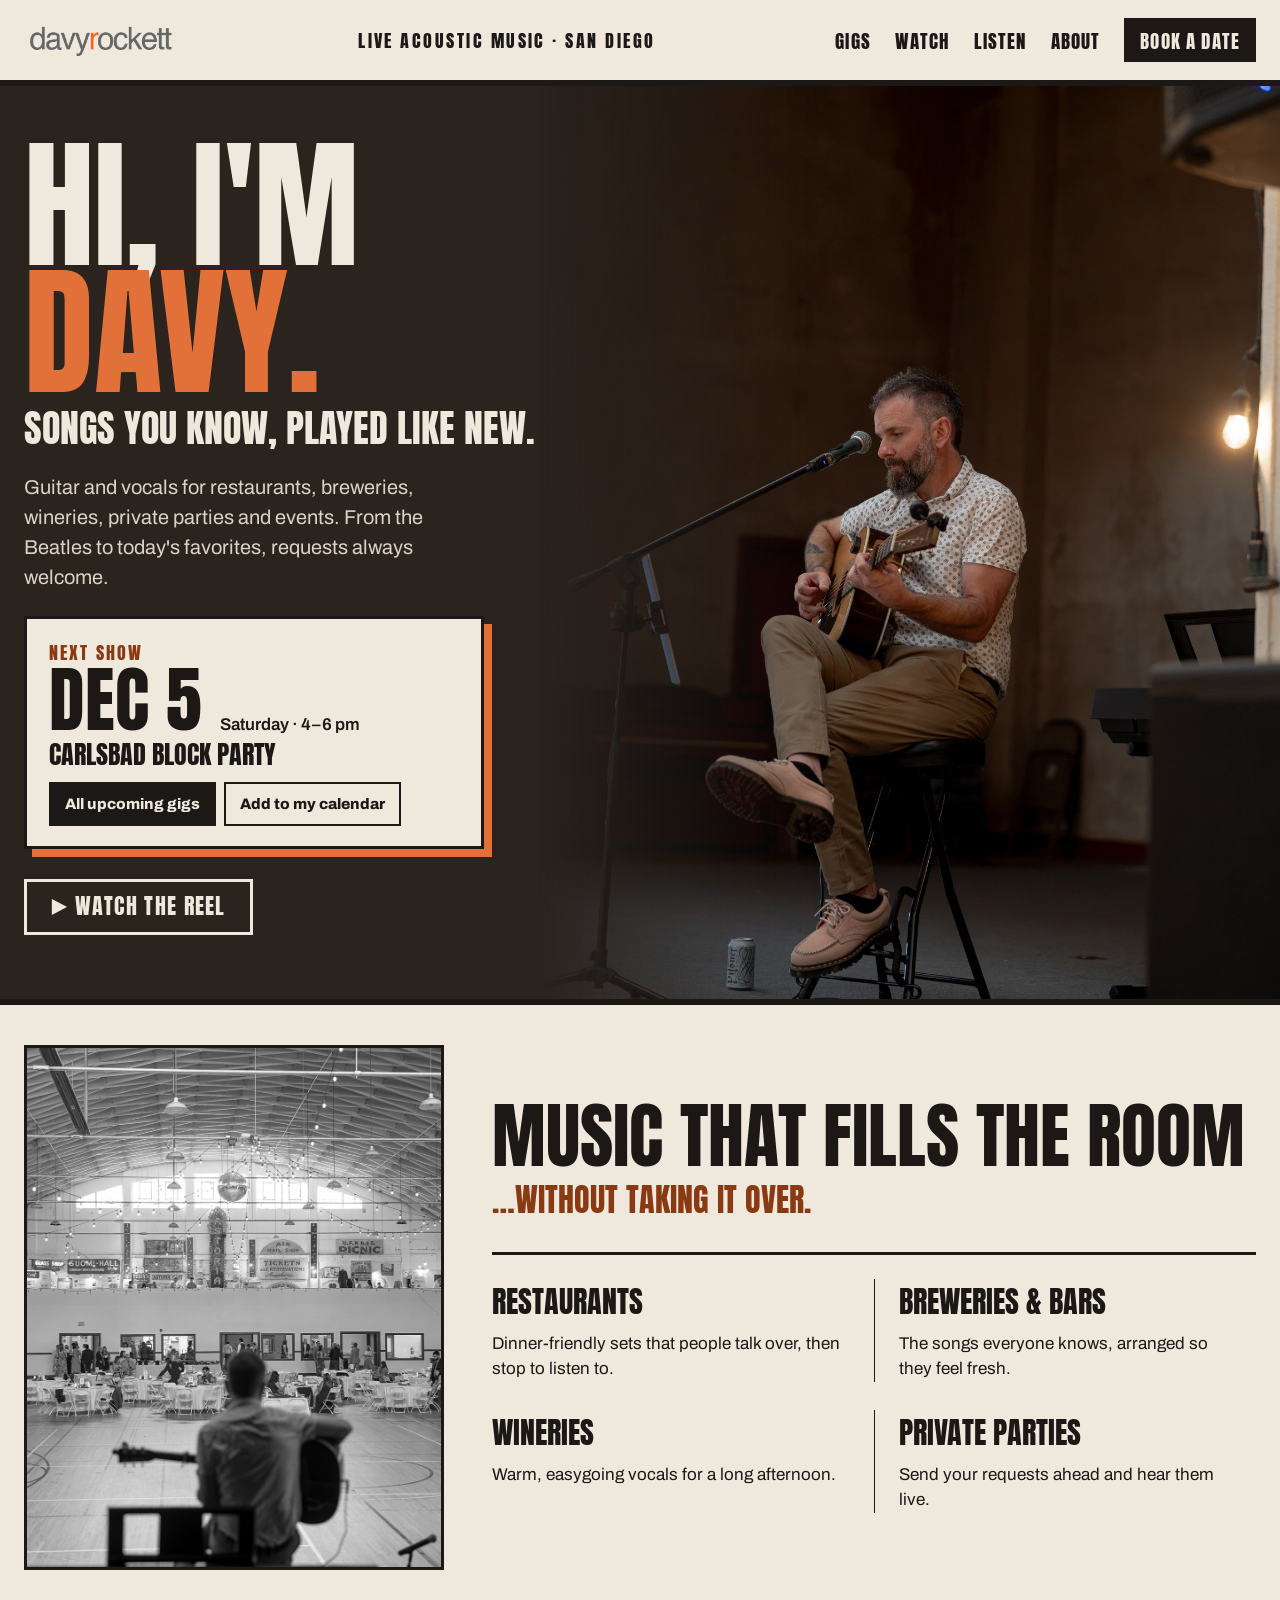
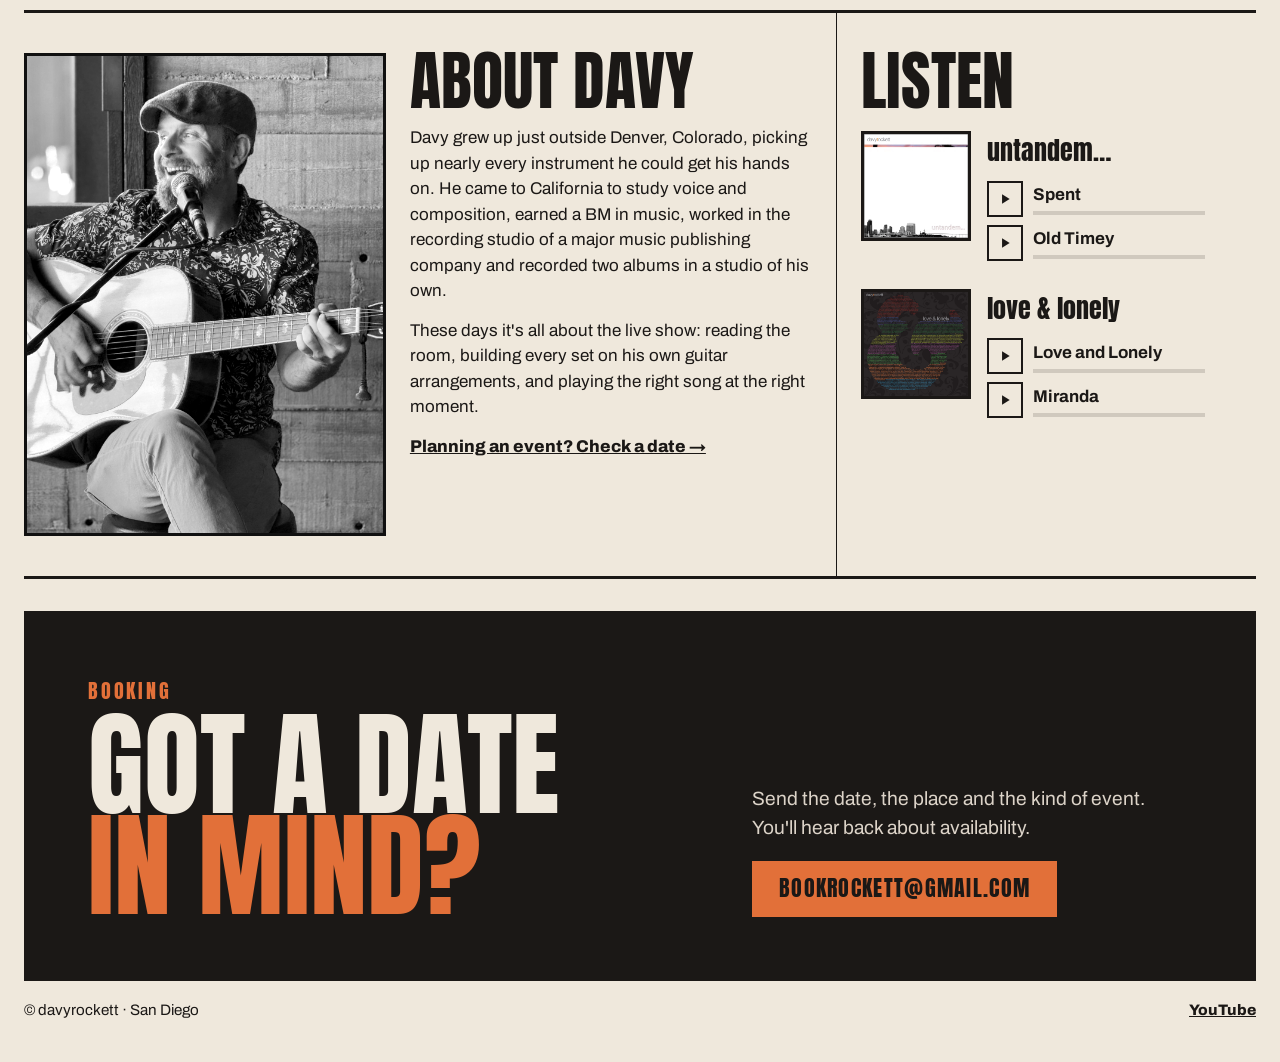
<file: index.html>
<!doctype html>
<html lang="en">
<head>
  <meta charset="utf-8">
  <meta name="viewport" content="width=device-width, initial-scale=1">
  <title>davyrockett · live music in San Diego</title>
  <meta name="description" content="Davy Rockett: San Diego guitarist and singer for restaurants, breweries, wineries, private parties and events. Upcoming gigs, videos and booking.">
  <meta property="og:title" content="davyrockett">
  <meta property="og:description" content="Songs you know, played like new. Upcoming gigs, music, videos and booking.">
  <meta property="og:image" content="https://www.davyrockett.com/images/davy-stage.jpg">
  <link rel="icon" href="images/figure.png">
  <link rel="preconnect" href="https://fonts.googleapis.com">
  <link rel="preconnect" href="https://fonts.gstatic.com" crossorigin>
  <link href="https://fonts.googleapis.com/css2?family=Anton&family=Archivo:wght@400;600;800&display=swap" rel="stylesheet">
  <link rel="stylesheet" href="styles.css">
</head>
<body>

<div class="wrap">
  <header class="masthead">
    <a class="brand" href="#top" aria-label="davyrockett home"><img src="images/logo.png" alt="davyrockett" width="522" height="115"></a>
    <span class="tagline">Live acoustic music · San Diego</span>
    <nav aria-label="Main">
      <a href="#gigs">Gigs</a>
      <a href="#reel" data-reel>Watch</a>
      <a href="#listen">Listen</a>
      <a href="#about">About</a>
      <a class="nav-book" href="#book">Book a date</a>
    </nav>
  </header>
</div>

<main id="top">

  <!-- The dark stage band: the photo's own dark room is the background -->
  <section class="band">
    <div class="wrap band-inner">
      <div class="band-head">
        <h1>Hi, I'm <span>Davy.</span></h1>
        <p class="sub">Songs you know, played like new.</p>
      </div>
      <img class="band-photo" src="images/davy-stage.jpg" alt="Davy singing and playing acoustic guitar on a stool" width="1333" height="2000">
      <p class="intro">Guitar and vocals for restaurants, breweries, wineries, private parties and events. From the Beatles to today's favorites, requests always welcome.</p>
      <div class="next-card" id="next-gig" aria-live="polite">
        <p class="nc-eyebrow">Next show</p>
        <p class="nc-date">&nbsp;</p>
      </div>
      <!-- Last thing in the band, so the reel opens right below it -->
      <div class="cta cta-reel">
        <a class="btn btn-ghost" href="#reel" data-reel>▶ Watch the reel</a>
      </div>
    </div>
  </section>

  <!-- "Watch the reel" opens this strip: the stage band carries on down and the video plays in it.
       YouTube loads only then. -->
  <section id="reel" class="reel" aria-label="The davyrockett reel" hidden>
    <div class="wrap reel-inner">
      <button type="button" class="reel-close" aria-label="Close the reel" title="Close">✕</button>
      <div class="player" id="player" data-id="9X2zRvnam9s" data-title="The davyrockett reel"></div>
      <a class="reel-more" href="https://www.youtube.com/channel/UCaC_6eV6p68mARrJ4yp2RQw" target="_blank" rel="noopener">More videos on YouTube →</a>
    </div>
  </section>

  <div class="wrap">

    <section id="gigs" class="gigs" hidden>
      <div class="gigs-head">
        <div class="gigs-title">
          <h2>Upcoming gigs</h2>
          <button type="button" class="gigs-close" data-close-gigs aria-label="Close the gig list" title="Close">✕</button>
        </div>
        <div class="view-switch" role="group" aria-label="Show gigs as">
          <button type="button" data-view="list" aria-pressed="true">List</button>
          <button type="button" data-view="calendar" aria-pressed="false">Calendar</button>
        </div>
      </div>

      <ul class="gig-list" id="upcoming"></ul>

      <div class="cal" id="cal" hidden>
        <div class="cal-head">
          <button type="button" class="cal-nav" id="cal-prev" aria-label="Previous month">‹</button>
          <div class="cal-title" id="cal-title"></div>
          <button type="button" class="cal-nav" id="cal-next" aria-label="Next month">›</button>
        </div>
        <div class="cal-grid" id="cal-grid"></div>
        <ul class="gig-list cal-detail" id="cal-detail" aria-live="polite"></ul>
      </div>

      <p class="subscribe">
        Never miss a show: add these gigs to
        <a id="sub-google" href="#">Google Calendar</a> or
        <a id="sub-ical" href="#">Apple / other calendars</a>.
      </p>
    </section>

    <section class="room">
      <img class="room-photo" src="images/empty-venue.jpg" alt="Davy on stage with his guitar, seen from behind, playing to a big hall set with round tables for an event" width="933" height="1400" loading="lazy">
      <div class="room-body">
        <div class="room-head">
          <h2>Music that fills the room</h2>
          <p>…without taking it over.</p>
        </div>
        <div class="room-grid">
          <div><h3>Restaurants</h3><p>Dinner-friendly sets that people talk over, then stop to listen to.</p></div>
          <div><h3>Breweries &amp; bars</h3><p>The songs everyone knows, arranged so they feel fresh.</p></div>
          <div><h3>Wineries</h3><p>Warm, easygoing vocals for a long afternoon.</p></div>
          <div><h3>Private parties</h3><p>Send your requests ahead and hear them live.</p></div>
        </div>
      </div>
    </section>

    <section class="about-listen">
      <div id="about" class="about">
        <img src="images/davy-smile.jpg" alt="Davy in a flat cap, laughing at the microphone while he plays his acoustic guitar" width="1200" height="1600" loading="lazy">
        <div>
          <h2>About Davy</h2>
          <p>Davy grew up just outside Denver, Colorado, picking up nearly every instrument he could get his hands on. He came to California to study voice and composition, earned a BM in music, worked in the recording studio of a major music publishing company and recorded two albums in a studio of his own.</p>
          <p>These days it's all about the live show: reading the room, building every set on his own guitar arrangements, and playing the right song at the right moment.</p>
          <a class="bold-link" href="#book">Planning an event? Check a date →</a>
        </div>
      </div>
      <div id="listen" class="listen">
        <h2>Listen</h2>
        <div class="album">
          <img src="images/untandem.jpg" alt="untandem… album cover" width="800" height="800" loading="lazy">
          <div>
            <h3>untandem…</h3>
            <ul class="tracks">
              <li class="track" data-src="music/spent.m4a" data-name="Spent"></li>
              <li class="track" data-src="music/old-timey.m4a" data-name="Old Timey"></li>
            </ul>
          </div>
        </div>
        <div class="album">
          <img src="images/love-and-lonely.jpg" alt="love &amp; lonely album cover" width="800" height="800" loading="lazy">
          <div>
            <h3>love &amp; lonely</h3>
            <ul class="tracks">
              <li class="track" data-src="music/love-and-lonely.m4a" data-name="Love and Lonely"></li>
              <li class="track" data-src="music/miranda.m4a" data-name="Miranda"></li>
            </ul>
          </div>
        </div>
      </div>
    </section>

    <section id="book" class="book">
      <div>
        <p class="book-eyebrow">Booking</p>
        <h2>Got a date<br><span>in mind?</span></h2>
      </div>
      <div class="book-side">
        <p>Send the date, the place and the kind of event. You'll hear back about availability.</p>
        <a class="btn btn-orange" href="mailto:bookrockett@gmail.com">bookrockett@gmail.com</a>
      </div>
    </section>

    <footer>
      <span>© davyrockett · San Diego</span>
      <a href="https://www.youtube.com/channel/UCaC_6eV6p68mARrJ4yp2RQw" target="_blank" rel="noopener">YouTube</a>
    </footer>
  </div>

</main>

<script src="site.js"></script>
<script src="suite.js" defer></script>
</body>
</html>
</file>
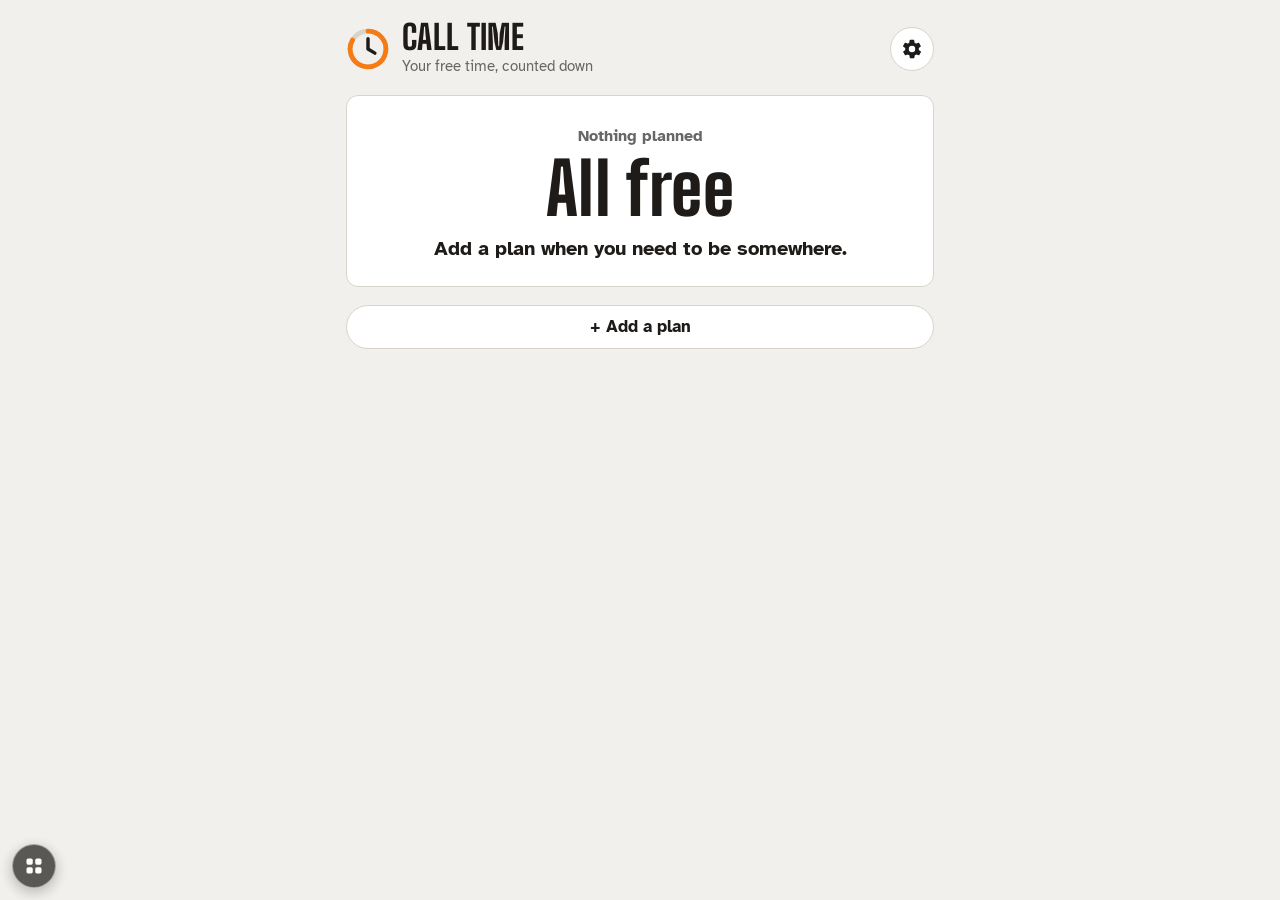
<file: call-time/index.html>
<!doctype html>
<html lang="en">
<head>
<meta charset="utf-8">
<meta name="viewport" content="width=device-width, initial-scale=1, viewport-fit=cover">
<title>Call Time</title>
<meta name="description" content="Works out when you need to start getting ready, and counts down your free time until then.">
<link rel="manifest" href="manifest.webmanifest">
<link rel="icon" href="icons/icon-192.png?v=1">
<link rel="apple-touch-icon" href="icons/apple-touch-icon.png?v=1">
<meta name="apple-mobile-web-app-capable" content="yes">
<meta name="mobile-web-app-capable" content="yes">
<meta name="apple-mobile-web-app-title" content="Call Time">
<meta name="apple-mobile-web-app-status-bar-style" content="default">
<meta name="theme-color" content="#F1F0EC" media="(prefers-color-scheme: light)">
<meta name="theme-color" content="#151310" media="(prefers-color-scheme: dark)">
<script src="move.js" data-keep="ct."></script>
<script src="suite.js" defer></script>
<script src="share.js" defer></script>
<script>
// Light unless changed in Settings. Set before the page draws so it never flashes dark first.
(function(){var t='light';try{var v=localStorage.getItem('ct.theme');if(v)t=JSON.parse(v);}catch(e){}if(t!=='auto')document.documentElement.setAttribute('data-theme',t);})();
</script>
<link rel="preconnect" href="https://fonts.googleapis.com">
<link rel="preconnect" href="https://fonts.gstatic.com" crossorigin>
<link rel="stylesheet" href="https://fonts.googleapis.com/css2?family=Big+Shoulders+Display:wght@700;800&family=Atkinson+Hyperlegible:ital,wght@0,400;0,700;1,400&display=swap">
<link rel="stylesheet" href="styles.css">
</head>
<body>
<div class="wrap">
  <header class="top">
    <div class="brand">
      <svg class="logo" viewBox="0 0 64 64" aria-hidden="true">
        <circle cx="32" cy="32" r="26" fill="none" stroke="var(--line)" stroke-width="7"/>
        <path d="M32 6 A26 26 0 1 1 9.5 19" fill="none" stroke="var(--accent)" stroke-width="7" stroke-linecap="round"/>
        <path d="M32 32 V17 M32 32 L42 38" stroke="var(--ink)" stroke-width="5" stroke-linecap="round"/>
      </svg>
      <div>
        <h1>Call Time</h1>
        <p class="tagline">Your free time, counted down</p>
      </div>
    </div>
    <button type="button" class="btn icon" id="settings-open" aria-label="Settings" title="Settings">
      <svg viewBox="0 0 24 24" width="22" height="22" aria-hidden="true"><path fill="currentColor" d="M19.4 13a7.6 7.6 0 0 0 0-2l2.1-1.6a.5.5 0 0 0 .1-.6l-2-3.5a.5.5 0 0 0-.6-.2l-2.5 1a7.4 7.4 0 0 0-1.7-1l-.4-2.6a.5.5 0 0 0-.5-.5h-4a.5.5 0 0 0-.5.4l-.4 2.7a7.6 7.6 0 0 0-1.7 1l-2.5-1a.5.5 0 0 0-.6.2l-2 3.5a.5.5 0 0 0 .1.6L4.6 11a7.6 7.6 0 0 0 0 2l-2.1 1.6a.5.5 0 0 0-.1.6l2 3.5c.1.2.4.3.6.2l2.5-1c.5.4 1.1.7 1.7 1l.4 2.6c0 .3.2.5.5.5h4c.3 0 .5-.2.5-.4l.4-2.7c.6-.3 1.2-.6 1.7-1l2.5 1c.2.1.5 0 .6-.2l2-3.5a.5.5 0 0 0-.1-.6zM12 15.5a3.5 3.5 0 1 1 0-7 3.5 3.5 0 0 1 0 7z"/></svg>
    </button>
  </header>

  <main>
    <!-- The next plan: free time left, then its timeline. -->
    <section class="hero card" id="hero" aria-live="polite">
      <p class="hero-kicker" id="hero-kicker"></p>
      <p class="hero-big" id="hero-big"></p>
      <p class="hero-small" id="hero-small"></p>
      <p class="tl-head" id="tl-head"></p>
      <ol class="timeline" id="timeline"></ol>
      <div class="hero-actions" id="hero-actions">
        <button type="button" class="btn primary" id="cal-btn">Add to calendar</button>
        <button type="button" class="btn" id="edit-btn">Edit</button>
      </div>
      <p class="cap cal-note" id="cal-note"></p>
    </section>

    <section class="later" id="later-wrap">
      <h2>Coming up</h2>
      <ul class="later-list" id="later"></ul>
    </section>

    <button type="button" class="btn block add" id="add-btn">+ Add a plan</button>
  </main>
</div>

<!-- Add / edit a plan -->
<div class="tmodal" id="plan-sheet" role="dialog" aria-modal="true" aria-labelledby="plan-title" hidden>
  <form class="tmodal-card" id="plan-form" autocomplete="off">
    <div class="sheet-head">
      <h2 id="plan-title">New plan</h2>
      <button type="button" class="btn icon x" data-close aria-label="Close" title="Close"><svg viewBox="0 0 24 24" width="18" height="18" aria-hidden="true"><path fill="none" stroke="currentColor" stroke-width="2.4" stroke-linecap="round" d="M6 6l12 12M18 6L6 18"/></svg></button>
    </div>

    <label class="field"><span>Where you need to be</span>
      <input type="text" name="what" placeholder="e.g. Idlewild" maxlength="80" required></label>

    <div class="two">
      <label class="field"><span>Day</span><input type="date" name="day" required></label>
      <label class="field"><span>Be there at</span><input type="time" name="time" required></label>
    </div>

    <div class="field"><span>Travel time</span>
      <div class="dur">
        <select name="th" aria-label="Travel hours"></select><span>h</span>
        <select name="tm" aria-label="Travel minutes"></select><span>m</span>
      </div>
    </div>

    <div class="field"><span>Getting ready</span>
      <p class="cap">Tap your routines to add them. Change or add routines in Settings.</p>
      <div class="chips" id="routine-chips"></div>
      <ul class="steps" id="steps"></ul>
    </div>

    <p class="summary" id="plan-summary"></p>

    <div class="sheet-actions">
      <button type="button" class="btn danger" id="plan-delete">Delete</button>
      <span class="grow"></span>
      <button type="button" class="btn" data-close>Cancel</button>
      <button type="submit" class="btn primary">Save</button>
    </div>
  </form>
</div>

<!-- Settings -->
<div class="tmodal" id="settings-sheet" role="dialog" aria-modal="true" aria-labelledby="settings-title" hidden>
  <div class="tmodal-card">
    <div class="sheet-head">
      <h2 id="settings-title">Settings</h2>
      <button type="button" class="btn icon x" data-close aria-label="Close" title="Close"><svg viewBox="0 0 24 24" width="18" height="18" aria-hidden="true"><path fill="none" stroke="currentColor" stroke-width="2.4" stroke-linecap="round" d="M6 6l12 12M18 6L6 18"/></svg></button>
    </div>
    <div class="settings">
      <div class="set-block">
        <b>Routines</b>
        <p class="cap">Things you do to get ready, and how long each takes.</p>
        <ul class="routines" id="routines"></ul>
        <button type="button" class="btn" id="routine-add">+ Add a routine</button>
      </div>
      <div class="set-row"><div><b>Calendar heads-up</b><p class="cap">An extra alert this long before your free time ends.</p></div>
        <div class="seg" data-key="headsup" role="group" aria-label="Calendar heads-up">
          <button type="button" class="btn" data-v="0">Off</button><button type="button" class="btn" data-v="5">5 m</button><button type="button" class="btn" data-v="10">10 m</button><button type="button" class="btn" data-v="15">15 m</button>
        </div></div>
      <div class="set-row"><div><b>Appearance</b><p class="cap">Light unless you change it. Auto follows your device's light or dark setting.</p></div>
        <div class="seg" data-key="theme" role="group" aria-label="Appearance">
          <button type="button" class="btn" data-v="light">Light</button><button type="button" class="btn" data-v="dark">Dark</button><button type="button" class="btn" data-v="auto">Auto</button>
        </div></div>
      <div class="set-row" data-share><div><b>Share this app</b><p class="cap" data-share-link></p></div>
        <div class="btns"><button type="button" class="btn" data-share-copy>Copy link</button><button type="button" class="btn" data-share-send hidden>Share…</button></div></div>
      <div class="set-row"><div><b>App version</b><p class="cap" id="ver-line"></p></div><button type="button" class="btn" id="set-update">Check for updates</button></div>
      <p class="cap">Your plans and settings are saved on this device only.</p>
    </div>
  </div>
</div>

<div class="update" id="update-banner" role="status" hidden><span>A new version is ready.</span><button type="button" class="btn primary" id="update-btn">Update</button></div>

<script>
// The version shown in Settings. tools/bump.sh keeps this in step with VERSION in sw.js.
window.APP_VERSION = 'v1';
</script>
<script src="app.js"></script>
</body>
</html>
</file>
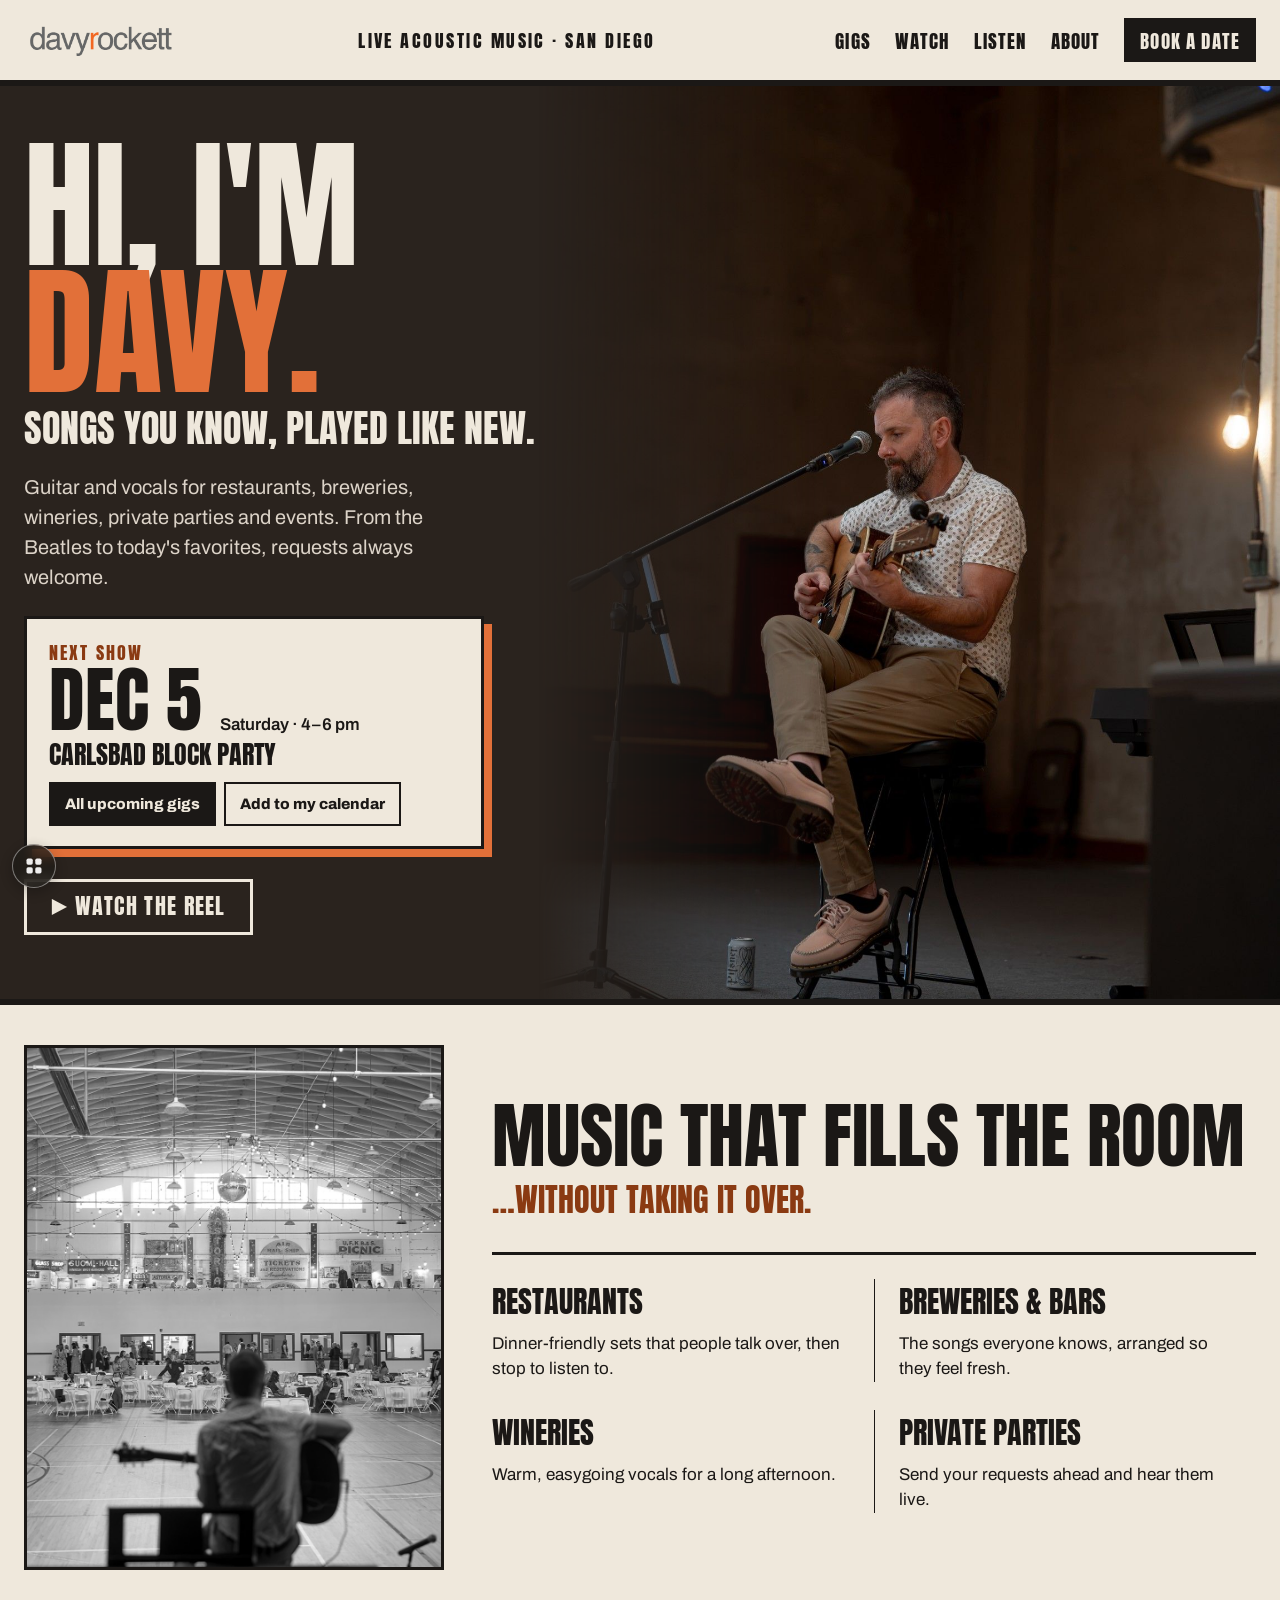
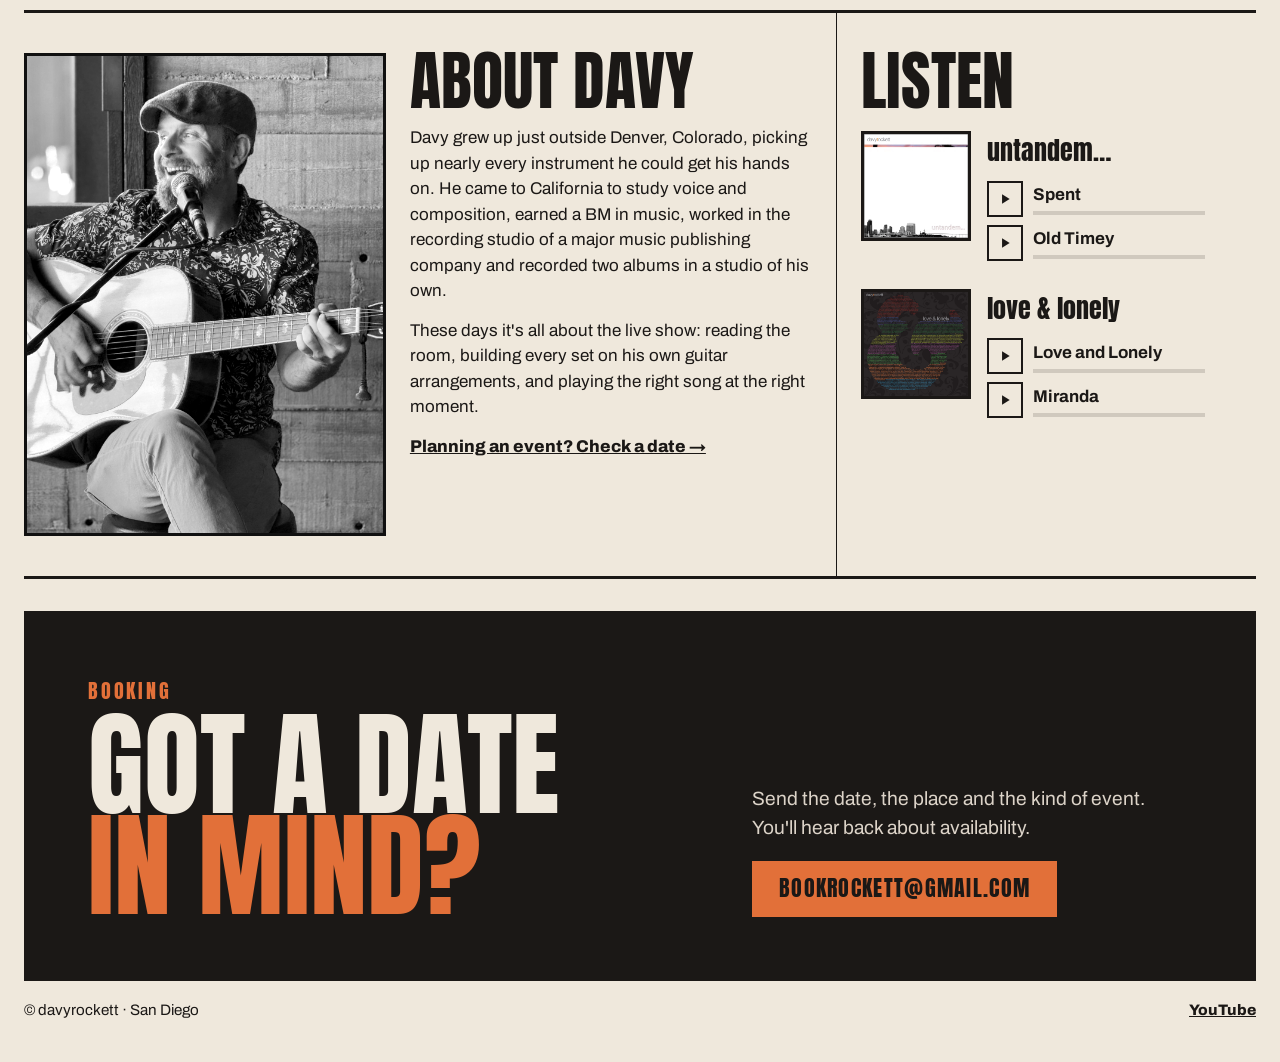
<file: portfolio/index.html>
<!doctype html>
<html lang="en">
<head>
  <meta charset="utf-8">
  <title>davyrockett</title>
  <meta http-equiv="refresh" content="0; url=../">
  <link rel="canonical" href="../">
</head>
<body><a href="../">davyrockett</a></body>
</html>
</file>
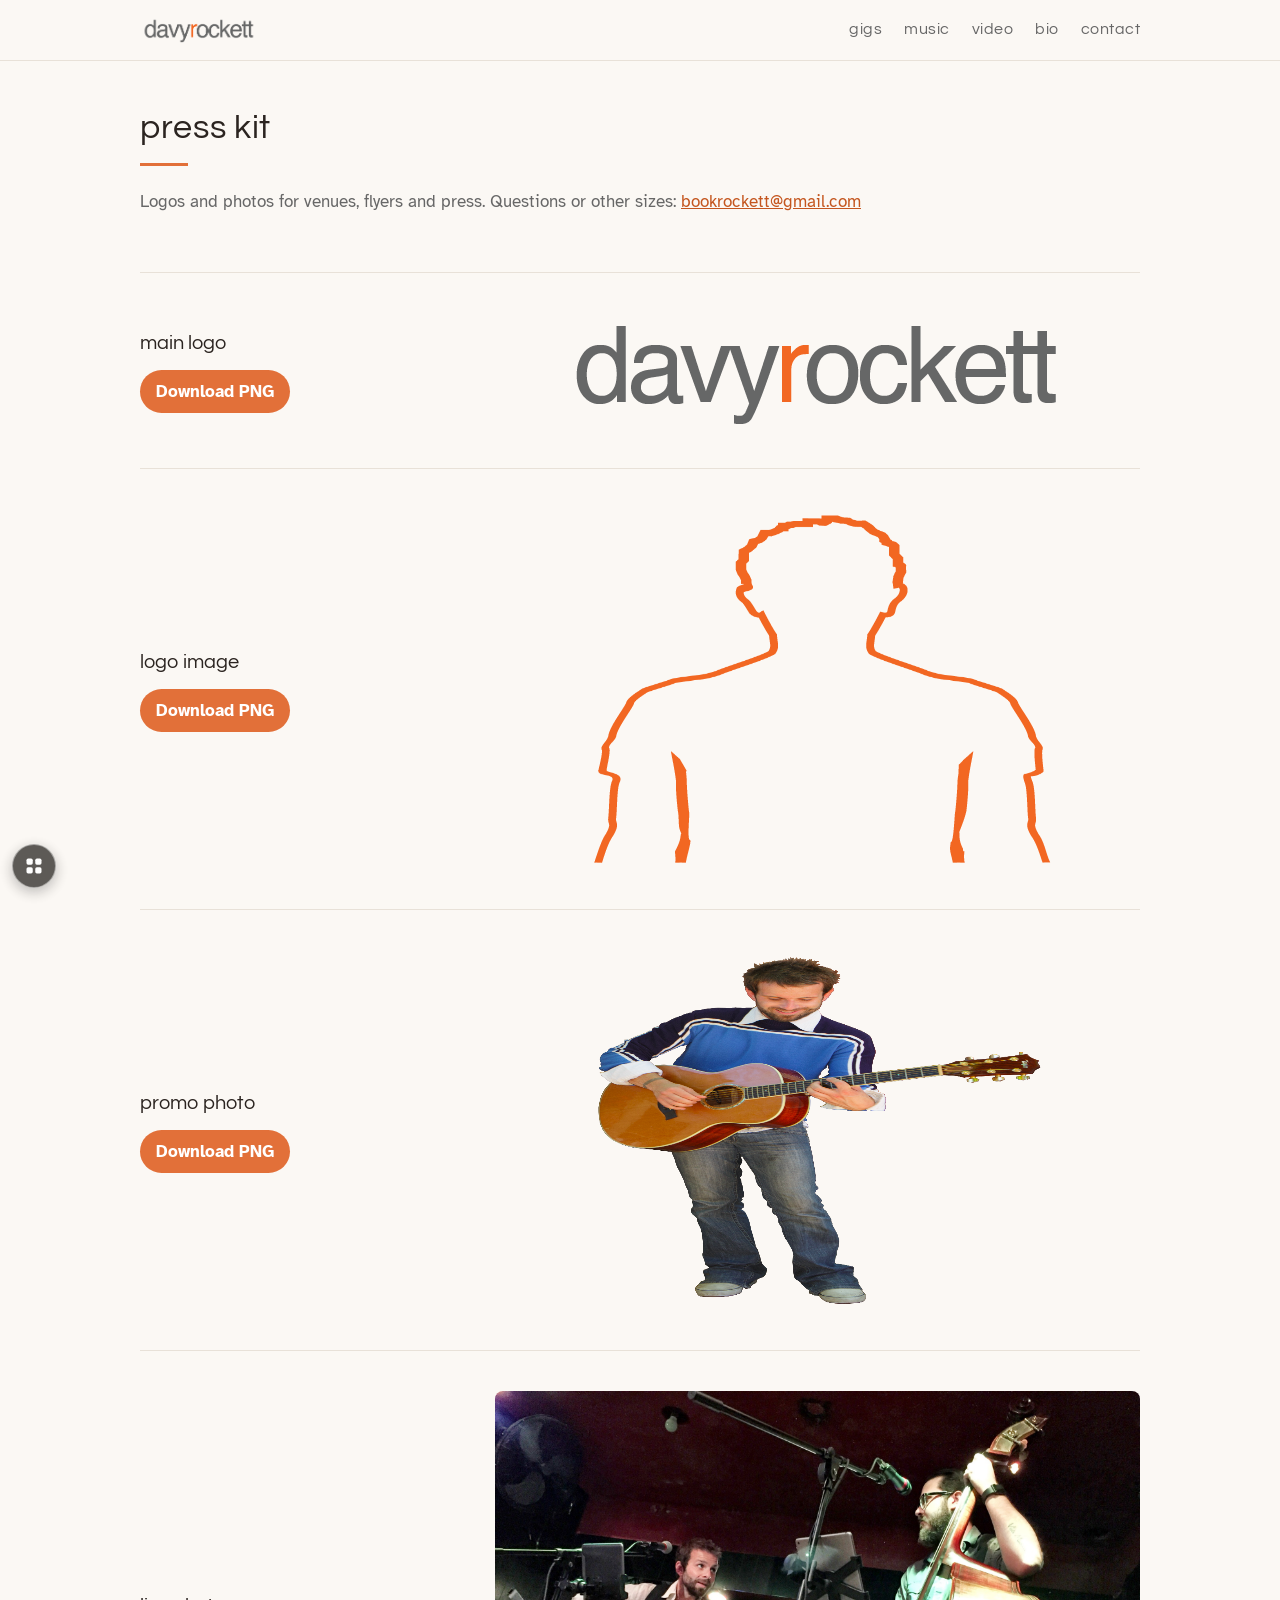
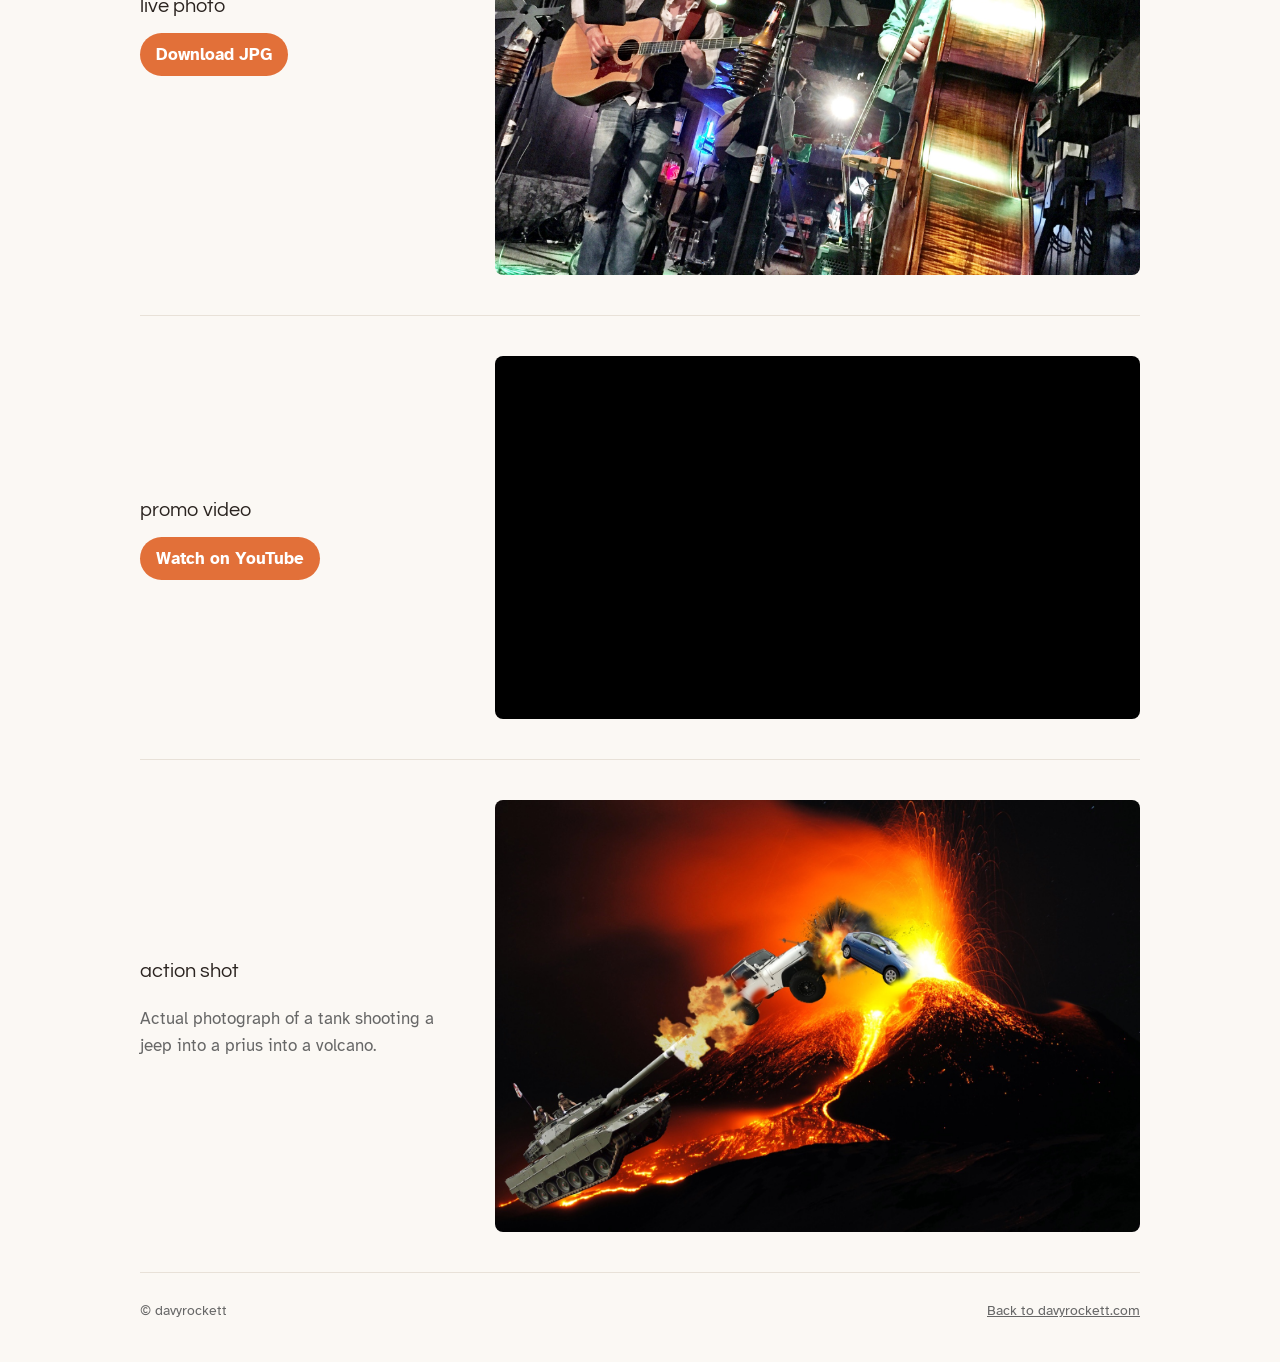
<file: promo-materials/index.html>
<!doctype html>
<html lang="en">
<head>
  <meta charset="utf-8">
  <meta name="viewport" content="width=device-width, initial-scale=1">
  <title>Press kit · davyrockett</title>
  <meta name="description" content="davyrockett logos, photos and promo video for press and venues.">
  <link rel="icon" href="../images/figure.png">
  <link rel="preconnect" href="https://fonts.googleapis.com">
  <link rel="preconnect" href="https://fonts.gstatic.com" crossorigin>
  <link href="https://fonts.googleapis.com/css2?family=Atkinson+Hyperlegible:wght@400;700&family=Questrial&display=swap" rel="stylesheet">
  <link rel="stylesheet" href="press.css">
</head>
<body class="press">

<header class="site-header">
  <div class="wrap">
    <a class="brand" href="../" aria-label="davyrockett home"><img src="../images/logo.png" alt="davyrockett" width="522" height="115"></a>
    <nav>
      <a href="../#gigs">gigs</a>
      <a href="../#music">music</a>
      <a href="../#video">video</a>
      <a href="../#bio">bio</a>
      <a href="../#contact">contact</a>
    </nav>
  </div>
</header>

<main class="wrap">
  <section>
    <h2>press kit</h2>
    <p class="muted">Logos and photos for venues, flyers and press. Questions or other sizes: <a href="mailto:bookrockett@gmail.com">bookrockett@gmail.com</a></p>
  </section>

  <section class="item">
    <div><h3>main logo</h3><a class="download" href="../images/logo.png" download>Download PNG</a></div>
    <img src="../images/logo.png" alt="davyrockett logo" width="522" height="115">
  </section>

  <section class="item">
    <div><h3>logo image</h3><a class="download" href="../images/figure.png" download>Download PNG</a></div>
    <img src="../images/figure.png" alt="davyrockett outline figure logo" width="516" height="612">
  </section>

  <section class="item">
    <div><h3>promo photo</h3><a class="download" href="../images/davy-guitar.png" download>Download PNG</a></div>
    <img src="../images/davy-guitar.png" alt="davyrockett with acoustic guitar" width="480" height="800" loading="lazy">
  </section>

  <section class="item wide">
    <div><h3>live photo</h3><a class="download" href="../images/live.jpg" download>Download JPG</a></div>
    <img src="../images/live.jpg" alt="davyrockett performing live with an upright bass player" width="2000" height="1500" loading="lazy">
  </section>

  <section class="item wide">
    <div><h3>promo video</h3><a class="download" href="https://www.youtube.com/watch?v=9X2zRvnam9s" target="_blank" rel="noopener">Watch on YouTube</a></div>
    <div class="vid" style="margin:0"><div class="frame">
      <iframe src="https://www.youtube-nocookie.com/embed/9X2zRvnam9s?rel=0" title="davyrockett reel" loading="lazy"
        allow="encrypted-media; picture-in-picture; fullscreen" allowfullscreen></iframe>
    </div></div>
  </section>

  <section class="item wide">
    <div><h3>action shot</h3><p class="muted">Actual photograph of a tank shooting a jeep into a prius into a volcano.</p></div>
    <img src="../images/tank.jpg" alt="A tank shooting a jeep into a Prius into a volcano" width="1600" height="1071" loading="lazy">
  </section>
</main>

<footer>
  <div class="wrap">
    <span>© davyrockett</span>
    <a href="../">Back to davyrockett.com</a>
  </div>
</footer>
<script src="../suite.js" defer></script>
</body>
</html>
</file>
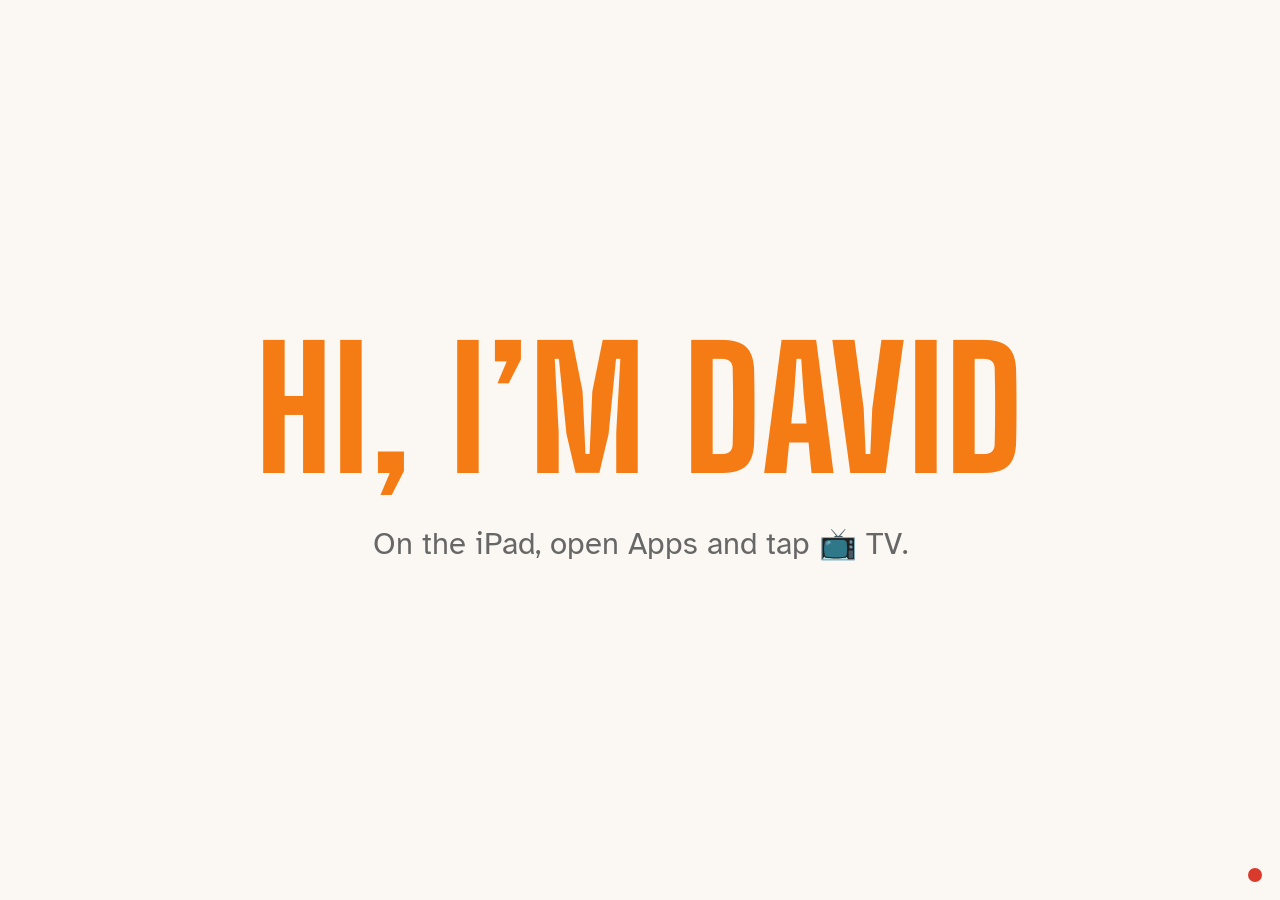
<file: tv/index.html>
<!doctype html>
<html lang="en">
<head>
  <meta charset="utf-8">
  <meta name="viewport" content="width=device-width, initial-scale=1">
  <title>TV · davyrockett</title>
  <!-- The one TV address: open www.davyrockett.com/tv in the TV's web browser once, and it shows whatever app David
       has open on his iPad while 📺 TV is on (switched on the Apps screen). Not linked from the site. -->
  <meta name="robots" content="noindex, nofollow">
  <link rel="icon" href="../apps/icons/icon-192.png">
  <link rel="preconnect" href="https://fonts.googleapis.com">
  <link rel="preconnect" href="https://fonts.gstatic.com" crossorigin>
  <link href="https://fonts.googleapis.com/css2?family=Big+Shoulders+Display:wght@800&family=Atkinson+Hyperlegible:wght@400&display=swap" rel="stylesheet">
  <style>
    html, body { margin: 0; height: 100%; overflow: hidden; background: #FBF8F4; cursor: none; }
    iframe { position: fixed; left: 0; top: 0; width: 100%; height: 100%; border: 0; background: #FBF8F4; pointer-events: none; }
    iframe.waiting { visibility: hidden; }
    #rest { position: fixed; left: 0; top: 0; width: 100%; height: 100%; display: flex; flex-direction: column;
            align-items: center; justify-content: center; text-align: center; }
    #rest h1 { margin: 0; font: 800 13vw/0.9 'Big Shoulders Display', 'Arial Narrow', sans-serif; color: #F57C14;
               letter-spacing: .01em; text-transform: uppercase; }
    #rest p { margin: 3vw 6vw 0; font: 2.4vw/1.4 'Atkinson Hyperlegible', sans-serif; color: #676767; }
    /* A moved mouse shows the pointer and a Full screen button for a few seconds (tv.js), then both hide again. */
    body.mouse { cursor: default; }
    #full { position: fixed; left: 50%; bottom: 4vh; transform: translateX(-50%); z-index: 6; display: none;
            font: 700 22px/1 'Atkinson Hyperlegible', sans-serif; color: #fff; background: #F57C14; border: 0;
            border-radius: 999px; padding: 16px 30px; cursor: pointer; box-shadow: 0 4px 18px rgba(0,0,0,.25); }
    body.mouse #full { display: block; }
    #dot { position: fixed; right: 18px; bottom: 18px; width: 14px; height: 14px; border-radius: 50%; background: #D93A2B; z-index: 5; }
  </style>
</head>
<body>
  <div id="rest">
    <h1>Hi, I’m David</h1>
    <p id="hint">On the iPad, open Apps and tap 📺 TV.</p>
  </div>
  <div id="dot" hidden title="Not connected"></div>
  <button id="full" type="button">⛶ Full screen</button>
  <script src="paho-mqtt.min.js"></script>
  <script src="relay.js"></script>
  <script src="tv.js"></script>
</body>
</html>
</file>
<file: styles.css>
/* davyrockett.com: "ruled poster" design (David picked it 2026-11-12, canvas mockup AB3).
   Cream paper, black ink, logo orange; Anton capitals for headings, Archivo for text.
   The top of the page is a dark band the colour of the room in the stage photo. */
:root {
  --paper: #EFE8DC;
  --ink: #1B1816;
  --orange: #E27039;      /* the "r" in the davyrockett logo */
  --rust: #B84F1B;        /* orange dark enough for text on paper */
  --brown: #8A3A12;
  --stage: #2A231E;       /* the dark wall in images/davy-stage.jpg */
  --soft: #DCD3C8;        /* light text on the dark band */
  --head: "Anton", Impact, "Arial Narrow", sans-serif;
  --body: "Archivo", "Helvetica Neue", Arial, sans-serif;
}

* { box-sizing: border-box; }
html { scroll-behavior: smooth; }
body {
  margin: 0;
  background: var(--paper);
  color: var(--ink);
  font: 17px/1.5 var(--body);
  -webkit-text-size-adjust: 100%;
}
img { max-width: 100%; height: auto; display: block; }
a { color: var(--ink); }
a:hover { color: var(--brown); }
h1, h2, h3 { font-family: var(--head); font-weight: 400; margin: 0; text-transform: uppercase; }
h2 { font-size: 3.5rem; line-height: .9; }
.wrap { max-width: 1360px; margin: 0 auto; padding: 0 24px; }
[hidden] { display: none !important; }

.btn {
  display: inline-flex;
  align-items: center;
  justify-content: center;
  min-height: 56px;
  padding: 0 24px;
  font: 1.35rem/1 var(--head);
  letter-spacing: .06em;
  text-transform: uppercase;
  text-decoration: none;
  border: 3px solid transparent;
}
.btn-orange { background: var(--orange); color: var(--ink); }
.btn-orange:hover { background: #EE8752; color: var(--ink); }
.btn-ghost { border-color: var(--paper); color: var(--paper); }
.btn-ghost:hover { background: var(--paper); color: var(--ink); }

/* ---------- Masthead ---------- */
.masthead {
  display: flex;
  flex-wrap: wrap;
  align-items: center;
  justify-content: space-between;
  gap: 10px 20px;
  padding: 18px 0;
}
.brand img { height: 34px; width: auto; }
.tagline { font: 1.1rem var(--head); letter-spacing: .14em; text-transform: uppercase; }
.masthead nav { display: flex; flex-wrap: wrap; align-items: center; gap: 6px 24px; }
.masthead nav a {
  font: 1.2rem var(--head);
  letter-spacing: .06em;
  text-transform: uppercase;
  text-decoration: none;
}
.masthead nav .nav-book {
  display: inline-flex;
  align-items: center;
  min-height: 44px;
  padding: 0 16px;
  background: var(--ink);
  color: var(--paper);
}
.masthead nav .nav-book:hover { background: var(--brown); color: var(--paper); }

/* ---------- Dark stage band ---------- */
.band {
  position: relative;
  overflow: hidden;
  background: var(--stage);
  color: var(--paper);
  border-top: 6px solid var(--ink);
  border-bottom: 6px solid var(--ink);
}
.band-inner {
  min-height: 800px;
  padding-top: 56px;
  padding-bottom: 64px;
  display: flex;
  flex-direction: column;
  justify-content: center;
  gap: 24px;
}
.band-inner > :not(.band-photo) { position: relative; max-width: 560px; }
.band h1 { font-size: clamp(5rem, 11vw, 11rem); line-height: .9; }
.band h1 span { color: var(--orange); display: block; }
.band .sub { margin: 14px 0 0; font: clamp(1.75rem, 3vw, 2.5rem)/1 var(--head); text-transform: uppercase; }
.band .intro { margin: 0; font-size: 1.25rem; color: var(--soft); max-width: 460px; }
.cta { display: flex; flex-wrap: wrap; gap: 10px; }
.cta-reel { margin-top: 6px; }  /* clears the next-show card's orange shadow */
.band-photo {
  position: absolute;
  top: 0;
  right: 0;
  width: 58%;
  height: 100%;
  object-fit: cover;
  object-position: 50% 62%;
  -webkit-mask-image: linear-gradient(90deg, transparent 0%, #000 38%);
  mask-image: linear-gradient(90deg, transparent 0%, #000 38%);
}

/* The next-show card, filled in by site.js */
.next-card {
  background: var(--paper);
  color: var(--ink);
  border: 3px solid var(--ink);
  box-shadow: 8px 8px 0 var(--orange);
  padding: 20px 22px;
  width: 100%;
  max-width: 460px !important;
}
.nc-eyebrow {
  margin: 0;
  font: 1.1rem var(--head);
  letter-spacing: .12em;
  text-transform: uppercase;
  color: var(--brown);
  display: flex;
  align-items: center;
  gap: 10px;
}
.nc-eyebrow .tag { background: var(--orange); color: var(--ink); padding: 2px 8px; letter-spacing: .08em; }
.nc-when { display: flex; flex-wrap: wrap; align-items: baseline; gap: 4px 18px; }
.nc-date { margin: 0; font: 4.5rem/.95 var(--head); text-transform: uppercase; }
.nc-day { margin: 0; font-weight: 600; }
.nc-what { margin: 4px 0 0; font: 1.6rem/1.05 var(--head); text-transform: uppercase; }
.nc-where { margin: 4px 0 0; font-size: .95rem; }
.nc-note { margin: 10px 0 0; font-weight: 600; }
.nc-buttons { display: flex; flex-wrap: wrap; gap: 8px; margin-top: 14px; }
.nc-buttons a, .nc-buttons button {
  display: inline-flex;
  align-items: center;
  min-height: 44px;
  padding: 0 14px;
  font: 800 .95rem var(--body);
  text-decoration: none;
  cursor: pointer;
  border: 2px solid var(--ink);
  background: none;
  color: var(--ink);
}
.nc-buttons .solid { background: var(--ink); color: var(--paper); }
.nc-buttons .solid:hover { background: var(--brown); border-color: var(--brown); color: var(--paper); }
.nc-buttons a:not(.solid):hover, .nc-buttons button:not(.solid):hover { background: var(--ink); color: var(--paper); }

/* ---------- Upcoming gigs (hidden until asked for) ---------- */
.gigs { padding: 40px 0; border-bottom: 3px solid var(--ink); }
.gigs-head {
  display: flex;
  flex-wrap: wrap;
  align-items: flex-end;
  justify-content: space-between;
  gap: 16px;
  margin-bottom: 20px;
}
.gigs-title { display: flex; align-items: center; gap: 14px; }
.gigs-close {
  border: 0;
  background: none;
  color: var(--ink);
  font: 800 1.9rem/1 var(--body);
  width: 48px;
  height: 48px;
  cursor: pointer;
}
.gigs-close:hover { color: var(--brown); }
.gigs-close:focus-visible { outline: 3px solid var(--orange); }
.view-switch { display: inline-flex; border: 2px solid var(--ink); }
.view-switch button {
  border: 0;
  background: none;
  color: var(--ink);
  font: 800 1rem var(--body);
  min-height: 44px;
  padding: 0 18px;
  cursor: pointer;
}
.view-switch button[aria-pressed="true"] { background: var(--ink); color: var(--paper); }

.gig-list { list-style: none; margin: 0; padding: 0; border-top: 3px solid var(--ink); }
.cal-detail { border-top: 0; }
.gig {
  display: flex;
  align-items: center;
  gap: 18px;
  padding: 14px 0;
  border-bottom: 1px solid var(--ink);
}
.date-block {
  flex: none;
  width: 72px;
  border: 3px solid var(--ink);
  text-align: center;
  padding: 4px 0;
  line-height: 1.1;
}
.date-block .mon { font: 1rem var(--head); letter-spacing: .1em; text-transform: uppercase; }
.date-block .day { font: 2rem/1 var(--head); }
.date-block .dow { font-size: .8rem; font-weight: 600; }
.gig.today .date-block { background: var(--orange); }
.gig .title { font: 1.5rem/1.1 var(--head); text-transform: uppercase; }
.gig .details { font-weight: 600; }
.empty { list-style: none; padding: 16px 0; font-weight: 600; }
.subscribe { margin: 20px 0 0; }
.subscribe a { font-weight: 800; }

.cal { max-width: 760px; }
.cal-head { display: flex; align-items: center; justify-content: space-between; margin: 0 0 12px; }
.cal-title { font: 1.8rem var(--head); text-transform: uppercase; }
.cal-nav {
  width: 44px;
  height: 44px;
  border: 2px solid var(--ink);
  background: none;
  color: var(--ink);
  font-size: 1.6rem;
  cursor: pointer;
}
.cal-nav:disabled { opacity: .3; cursor: default; }
.cal-grid { display: grid; grid-template-columns: repeat(7, minmax(0, 1fr)); gap: 4px; }
.cal-dow { font: .95rem var(--head); text-transform: uppercase; text-align: center; padding: 4px 0; }
.cal-day {
  min-height: 64px;
  border: 1px solid var(--ink);
  background: none;
  color: var(--ink);
  padding: 4px 6px;
  text-align: left;
  font: inherit;
  display: flex;
  flex-direction: column;
  gap: 2px;
  overflow: hidden;
}
.cal-day.blank { border-color: transparent; }
.cal-day.past { opacity: .4; }
.cal-day .num { font-size: .9rem; font-weight: 600; }
.cal-day.is-today .num { color: var(--brown); font-weight: 800; }
.cal-day.has-gig { cursor: pointer; border-width: 2px; }
.cal-day .venue { font-size: .75rem; line-height: 1.2; font-weight: 600; overflow: hidden; }
.cal-day.selected { background: var(--orange); }
.cal-detail { margin-top: 16px; min-height: 92px; }
.cal-hint { list-style: none; padding: 14px 0; font-weight: 600; }

/* ---------- The reel: the stage band carries on down and the video plays in it ---------- */
.reel { background: var(--stage); color: var(--paper); border-bottom: 6px solid var(--ink); }
.band:has(+ .reel:not([hidden])) { border-bottom-color: var(--stage); }
.reel-inner {
  display: grid;
  grid-template-columns: minmax(0, 1fr);
  justify-items: center;
  padding-top: 4px;
  padding-bottom: 28px;
  animation: reel-open .35s ease-out;
}
@keyframes reel-open { from { opacity: 0; transform: translateY(-16px); } }
@media (prefers-reduced-motion: reduce) { .reel-inner { animation: none; } }
.player {
  position: relative;
  aspect-ratio: 16 / 9;
  width: min(100%, 1000px, calc((100vh - 150px) * 16 / 9));
  background: #000;
}
.player iframe { position: absolute; inset: 0; width: 100%; height: 100%; border: 0; }
.reel-close {
  justify-self: end;
  border: 0;
  background: none;
  color: var(--paper);
  font: 800 1.9rem/1 var(--body);
  width: 48px;
  height: 48px;
  margin-right: -12px;
  cursor: pointer;
}
.reel-close:hover { color: var(--orange); }
.reel-close:focus-visible { outline: 3px solid var(--orange); }
.reel-more { margin-top: 14px; color: var(--soft); font-weight: 800; }
.reel-more:hover { color: var(--paper); }

/* ---------- Music that fills the room ---------- */
.room {
  padding: 40px 0;
  border-bottom: 3px solid var(--ink);
  display: flex;
  flex-wrap: wrap;
  align-items: center;
  gap: 32px 48px;
}
/* images/empty-venue.jpg: Davy from behind, facing a hall full of tables */
.room-photo {
  flex: 1 1 420px;
  min-width: 0;
  width: 100%;
  max-height: 640px;
  aspect-ratio: 4 / 5;
  object-fit: cover;
  object-position: 50% 72%;
  border: 3px solid var(--ink);
}
.room-body { flex: 999 1 520px; }
.room-head { margin-bottom: 28px; }
.room-head h2 { font-size: 4.5rem; line-height: .92; }
.room-head p { margin: 6px 0 0; font: 2rem var(--head); text-transform: uppercase; color: var(--brown); }
.room-grid { display: grid; grid-template-columns: repeat(2, minmax(0, 1fr)); gap: 28px 0; border-top: 3px solid var(--ink); padding-top: 24px; }
.room-grid > div { padding-right: 24px; }
.room-grid > div:nth-child(even) { border-left: 1.5px solid var(--ink); padding-left: 24px; }
.room-grid h3 { font-size: 1.9rem; margin-bottom: 6px; }
.room-grid p { margin: 0; }

/* ---------- About + listen ---------- */
.about-listen { display: flex; flex-wrap: wrap; border-bottom: 3px solid var(--ink); }
.about { flex: 999 1 600px; padding: 40px 24px 40px 0; display: flex; flex-wrap: wrap; gap: 24px; }
.about img { flex: 1 1 260px; min-width: 0; width: 100%; aspect-ratio: 3 / 4; object-fit: cover; object-position: 50% 20%; border: 3px solid var(--ink); filter: grayscale(1) contrast(1.08); }
.about > div { flex: 1 1 300px; }
.about h2 { font-size: 4rem; margin-bottom: 14px; }
.about p { margin: 0 0 14px; }
.bold-link { font-weight: 800; }
.listen { flex: 1 1 420px; padding: 40px 0 40px 24px; border-left: 1.5px solid var(--ink); }
.listen h2 { font-size: 4rem; margin-bottom: 20px; }
.album { display: flex; gap: 16px; align-items: flex-start; }
.album + .album { margin-top: 24px; }
.album img { width: 110px; height: 110px; object-fit: cover; border: 3px solid var(--ink); flex: none; }
.album > div { flex: 1; min-width: 0; }
.album h3 { font-size: 1.65rem; text-transform: none; }

/* Song players, built by site.js */
.tracks { list-style: none; margin: 6px 0 0; padding: 0; }
.track { display: flex; align-items: center; gap: 10px; min-height: 44px; }
.track button.play {
  flex: none;
  width: 36px;
  height: 36px;
  border: 2px solid var(--ink);
  background: none;
  color: var(--ink);
  display: flex;
  align-items: center;
  justify-content: center;
  cursor: pointer;
  padding: 0;
}
.track button.play:hover { background: var(--ink); color: var(--paper); }
.track button.play svg { width: 14px; height: 14px; fill: currentColor; }
.track > div { flex: 1; min-width: 0; }
.track .name { font-weight: 700; white-space: nowrap; overflow: hidden; text-overflow: ellipsis; }
.track .bar { height: 4px; background: rgba(27, 24, 22, .15); cursor: pointer; margin-top: 3px; }
.track .bar span { display: block; height: 100%; width: 0; background: var(--orange); }
.track .t { font-size: .85rem; font-variant-numeric: tabular-nums; min-width: 3em; text-align: right; }

/* ---------- Booking ---------- */
.book {
  margin-top: 32px;
  background: var(--ink);
  color: var(--paper);
  padding: 64px clamp(24px, 5vw, 64px);
  display: flex;
  flex-wrap: wrap;
  gap: 32px 48px;
  align-items: flex-end;
  justify-content: space-between;
}
.book-eyebrow { margin: 0 0 8px; font: 1.25rem var(--head); letter-spacing: .14em; text-transform: uppercase; color: var(--orange); }
.book h2 { font-size: clamp(4.4rem, 9vw, 8rem); line-height: .88; }
.book h2 span { color: var(--orange); }
.book-side { max-width: 440px; }
.book-side p { margin: 0 0 18px; font-size: 1.2rem; color: var(--soft); }
.book .btn { text-transform: uppercase; }

footer {
  display: flex;
  flex-wrap: wrap;
  justify-content: space-between;
  gap: 12px;
  padding: 18px 0 40px;
  font-size: .95rem;
}
footer a { font-weight: 800; }

/* ---------- Tablets and phones ---------- */
@media (max-width: 899px) {
  .tagline { display: none; }
  .band-inner { min-height: 0; padding-top: 28px; padding-bottom: 36px; gap: 18px; }
  .band-inner > :not(.band-photo) { max-width: none; }
  .band-photo {
    position: static;
    width: calc(100% + 48px);
    max-width: none;
    margin: -12px -24px -10px;
    height: 460px;
    object-position: 50% 58%;
    -webkit-mask-image: linear-gradient(180deg, transparent 0%, #000 22%, #000 78%, transparent 100%);
    mask-image: linear-gradient(180deg, transparent 0%, #000 22%, #000 78%, transparent 100%);
  }
  .room-grid > div { padding-right: 16px; }
  .room-grid > div:nth-child(even) { padding-left: 16px; }
  .about, .listen { padding-left: 0; padding-right: 0; border-left: 0; }
  .listen { border-top: 1.5px solid var(--ink); }
}

/* Room section, in-between widths: photo and words stay side by side */
@media (min-width: 700px) and (max-width: 1035px) {
  .room { flex-wrap: nowrap; gap: 32px; }
  .room-photo { flex: 0 0 38%; }
  .room-body { flex: 1 1 0; min-width: 0; }
  .room-head h2 { font-size: 3.4rem; }
  .room-head p { font-size: 1.6rem; }
}
/* Room section on phones: the hall rises out of the paper and the headline sits in its ceiling */
@media (max-width: 699px) {
  .room { position: relative; flex-direction: column; align-items: stretch; gap: 20px; padding-top: 32px; }
  .room-photo {
    flex: none;
    max-height: none;
    object-position: 50% 30%;
    border: 0;
    border-bottom: 3px solid var(--ink);
    -webkit-mask-image: linear-gradient(180deg, transparent 5%, rgba(0,0,0,.3) 28%, #000 52%);
    mask-image: linear-gradient(180deg, transparent 5%, rgba(0,0,0,.3) 28%, #000 52%);
  }
  .room-head { position: absolute; top: 32px; left: 0; right: 0; margin: 0; }
  .room-body { flex: none; }
  .room-grid { border-top: 0; padding-top: 0; }
}

@media (max-width: 560px) {
  .wrap { padding-left: 18px; padding-right: 18px; }
  .masthead { padding: 12px 0; }
  .brand img { height: 28px; }
  .masthead nav { width: 100%; justify-content: space-between; gap: 4px 10px; }
  .masthead nav a { font-size: 1rem; }
  .masthead nav .nav-book { min-height: 40px; padding: 0 10px; }
  .band-photo { width: calc(100% + 36px); margin: -12px -18px -10px; height: 400px; }
  .cta { flex-direction: column; }
  .cta .btn { width: 100%; }
  .next-card { box-shadow: 6px 6px 0 var(--orange); width: calc(100% - 6px); }
  .nc-date { font-size: 4rem; }
  .gigs-title { gap: 4px; }
  .gigs-title h2 { white-space: nowrap; }
  .gigs-close { width: 44px; }
  h2, .about h2, .listen h2 { font-size: 3.2rem; }
  .room-head h2 { font-size: 2.75rem; }
  .room-head p { font-size: 1.4rem; }
  .room-grid h3 { font-size: 1.3rem; }
  .room-grid p { font-size: .9rem; }
  .book { margin: 28px -18px 0; padding: 40px 18px; }
  .cal-day { min-height: 52px; padding: 3px; }
  .cal-day .venue { display: none; }
}
</file>
<file: call-time/styles.css>
/* Call Time. Same look as First Frets / Page Fright: warm off-white, dark brown, bright orange. */
:root{
  --bg:#F1F0EC; --surface:#FFFFFF; --sunk:#E7E5DF; --ink:#1E1B18; --muted:#676767; --line:#D8D4CC;
  --accent:#F57C14; --accent-ink:#9A4204; --accent-soft:#FDE3CC; --danger:#B3261E;
  --f-display:"Big Shoulders Display", "Arial Narrow", Impact, sans-serif;
  --f-body:"Atkinson Hyperlegible", system-ui, -apple-system, "Segoe UI", sans-serif;
  --r:12px;
  color-scheme:light;
}
@media (prefers-color-scheme: dark){:root:not([data-theme="light"]){
  --bg:#151310; --surface:#201C18; --sunk:#2A2520; --ink:#F0EBE3; --muted:#A3A3A3; --line:#3B342D;
  --accent:#FF9433; --accent-ink:#FFBD85; --accent-soft:#422712; --danger:#FF8A80;
  color-scheme:dark}}
:root[data-theme="dark"]{
  --bg:#151310; --surface:#201C18; --sunk:#2A2520; --ink:#F0EBE3; --muted:#A3A3A3; --line:#3B342D;
  --accent:#FF9433; --accent-ink:#FFBD85; --accent-soft:#422712; --danger:#FF8A80;
  color-scheme:dark}

*{box-sizing:border-box}
[hidden]{display:none!important}
html,body{background:var(--bg);color:var(--ink)}
body{font-family:var(--f-body);font-size:17px;line-height:1.5;margin:0;
  padding:env(safe-area-inset-top,0px) env(safe-area-inset-right,0px) env(safe-area-inset-bottom,0px) env(safe-area-inset-left,0px)}
button,input,select{font:inherit;color:inherit}
:focus-visible{outline:3px solid var(--accent);outline-offset:2px;border-radius:4px}
h1,h2{font-family:var(--f-display);font-weight:800;letter-spacing:.01em;line-height:1.02;margin:0;text-transform:uppercase}
h1{font-size:34px}
h2{font-size:22px}
p{margin:0}
.cap{color:var(--muted);font-size:15px}

.wrap{max-width:620px;margin:0 auto;padding:20px 16px 72px;display:flex;flex-direction:column;gap:18px}
main{display:flex;flex-direction:column;gap:18px}

/* Header */
.top{display:flex;align-items:center;justify-content:space-between;gap:12px}
.brand{display:flex;align-items:center;gap:12px;min-width:0}
.logo{width:44px;height:44px;flex:none}
.tagline{color:var(--muted);font-size:15px}

/* Buttons */
.btn{display:inline-flex;align-items:center;justify-content:center;gap:6px;min-height:44px;padding:8px 16px;
  border:1px solid var(--line);border-radius:999px;background:var(--surface);cursor:pointer;font-weight:700;
  -webkit-tap-highlight-color:transparent;touch-action:manipulation}
.btn:hover{border-color:var(--muted)}
.btn.primary{background:var(--accent);border-color:var(--accent);color:#1E1B18}
.btn.danger{color:var(--danger)}
.btn.icon{width:44px;padding:0;flex:none}
.btn.block{width:100%}
.btn[aria-pressed="true"]{background:var(--accent-soft);border-color:var(--accent);color:var(--ink)}
.btn:disabled{opacity:.45;cursor:default}

.card{background:var(--surface);border:1px solid var(--line);border-radius:var(--r);padding:20px}

/* The big countdown */
.hero{text-align:center;display:flex;flex-direction:column;align-items:center;gap:4px;padding:28px 20px 22px}
.hero-kicker{font-size:16px;color:var(--muted);font-weight:700;min-height:1.5em}
.hero-big{font-family:var(--f-display);font-weight:800;font-size:clamp(64px,22vw,112px);line-height:.95;
  font-variant-numeric:tabular-nums;color:var(--accent-ink);letter-spacing:.005em}
.hero-big.words{font-size:clamp(44px,13vw,72px);line-height:1}
.hero-big .u{font-size:.5em;margin:0 .14em 0 .04em;color:var(--muted)}
.hero-small{font-size:20px;font-weight:700;margin-top:6px}
.hero.empty .hero-big{color:var(--ink)}

.tl-head{margin-top:20px;padding-top:16px;border-top:1px solid var(--line);width:100%;text-align:left;font-weight:700;color:var(--muted);font-size:15px;padding-left:10px}
.timeline{list-style:none;margin:6px 0 0;padding:0;width:100%;text-align:left;
  display:flex;flex-direction:column;gap:2px}
.timeline li{display:grid;grid-template-columns:6.4em 1fr;gap:12px;padding:7px 10px;border-radius:8px;align-items:baseline}
.timeline .t{font-variant-numeric:tabular-nums;font-weight:700;text-align:right;white-space:nowrap}
.timeline .d{color:var(--muted);font-size:15px}
.timeline li.past{opacity:.45}
.timeline li.now{background:var(--accent-soft)}
.timeline li.now .t{color:var(--accent-ink)}
.hero-actions{display:flex;gap:10px;margin-top:18px;flex-wrap:wrap;justify-content:center}
.cal-note{min-height:1.5em;margin-top:6px}
.cal-note.ok::before{content:"✓ ";color:var(--accent-ink);font-weight:700}

/* Other plans */
.later{display:flex;flex-direction:column;gap:10px}
.later-list{list-style:none;margin:0;padding:0;display:flex;flex-direction:column;gap:8px}
.later-list button{width:100%;text-align:left;display:flex;justify-content:space-between;align-items:center;gap:12px;
  background:var(--surface);border:1px solid var(--line);border-radius:var(--r);padding:12px 16px;cursor:pointer}
.later-list .w{font-weight:700}
.later-list .when{color:var(--muted);font-size:15px}
.later-list .fu{text-align:right;font-size:15px;white-space:nowrap}
.later-list .fu b{display:block;font-size:17px}

/* Pop-ups */
.tmodal{position:fixed;inset:0;z-index:30;background:rgba(20,16,12,.45);display:flex;align-items:flex-end;justify-content:center;
  padding:12px;padding-top:calc(12px + env(safe-area-inset-top,0px))}
@media (min-width:600px){.tmodal{align-items:center}}
.tmodal-card{background:var(--bg);border-radius:16px;width:100%;max-width:560px;max-height:100%;overflow:auto;
  padding:18px 18px calc(18px + env(safe-area-inset-bottom,0px));display:flex;flex-direction:column;gap:16px;
  box-shadow:0 12px 40px rgba(0,0,0,.3)}
.sheet-head{display:flex;justify-content:space-between;align-items:center;gap:12px}
.sheet-actions{display:flex;gap:10px;align-items:center;flex-wrap:wrap}
.sheet-actions .grow{flex:1}

/* Form */
.field{display:flex;flex-direction:column;gap:6px}
.field>span{font-weight:700}
input[type=text],input[type=date],input[type=time],select{min-height:46px;border:1px solid var(--line);border-radius:10px;
  background:var(--surface);padding:8px 12px;width:100%;font-size:17px}
input[type=date],input[type=time]{-webkit-appearance:none;appearance:none;text-align:left}
.two{display:grid;grid-template-columns:1fr 1fr;gap:12px}
.two .field{min-width:0}
.dur{display:flex;align-items:center;gap:8px}
.dur select{width:auto;min-width:80px}
.chips{display:flex;flex-wrap:wrap;gap:8px}
.chips .btn{min-height:40px;padding:6px 14px;font-weight:400}
.chips .btn small{color:var(--muted);font-size:14px}
.steps{list-style:none;margin:0;padding:0;display:flex;flex-direction:column;gap:8px}
.steps li,.routines li{display:flex;gap:8px;align-items:center}
.steps .name{flex:1;font-weight:700;min-width:0}
.steps input[type=text],.routines input[type=text]{flex:1;min-width:0}
.steps select,.routines select{width:auto;flex:none}
.steps .keep{display:flex;align-items:center;gap:6px;font-size:15px;color:var(--muted);flex-basis:100%;padding-left:2px}
.steps li.other{flex-wrap:wrap}
.summary{background:var(--surface);border:1px solid var(--line);border-radius:10px;padding:12px 14px;min-height:3.2em}
.summary b{color:var(--accent-ink)}

/* Settings */
.settings{display:flex;flex-direction:column;gap:14px}
.set-row{display:flex;justify-content:space-between;align-items:center;gap:14px;flex-wrap:wrap}
.set-row>div:first-child{flex:1 1 220px;min-width:0}
.settings>*+*{border-top:1px solid var(--line);padding-top:14px}
.set-block{display:flex;flex-direction:column;gap:8px;align-items:flex-start}
.routines{list-style:none;margin:0;padding:0;display:flex;flex-direction:column;gap:8px;width:100%}
.seg{display:flex;gap:6px;flex-wrap:wrap}
.seg .btn{min-height:40px;padding:6px 14px}
.btns{display:flex;gap:8px;flex-wrap:wrap;justify-content:flex-end}

.update{position:fixed;left:50%;bottom:calc(16px + env(safe-area-inset-bottom,0px));transform:translateX(-50%);z-index:40;
  display:flex;gap:12px;align-items:center;background:var(--ink);color:var(--bg);padding:10px 10px 10px 16px;border-radius:12px;
  box-shadow:0 6px 24px rgba(0,0,0,.25);font-size:15px;max-width:calc(100% - 32px)}
</file>
<file: promo-materials/press.css>
:root {
  --bg: #FBF8F4;
  --card: #FFFFFF;
  --ink: #2B2420;
  --grey: #676767;
  --line: #E8E1D8;
  --orange: #E27039;      /* the "r" in the davyrockett logo */
  --orange-dark: #C4561F;
  --dark: #2E2A27;
  --head: "Questrial", "Helvetica Neue", Arial, sans-serif;
  --body: "Atkinson Hyperlegible", "Helvetica Neue", Arial, sans-serif;
  --wrap: 1040px;
}

* { box-sizing: border-box; }
html { scroll-behavior: smooth; scroll-padding-top: 72px; }
body {
  margin: 0;
  background: var(--bg);
  color: var(--ink);
  font: 17px/1.6 var(--body);
  -webkit-text-size-adjust: 100%;
}
img { max-width: 100%; height: auto; display: block; }
a { color: var(--orange-dark); }
h1, h2, h3 { font-family: var(--head); font-weight: 400; margin: 0; }
h2 {
  font-size: 2.1rem;
  letter-spacing: .02em;
  text-transform: lowercase;
  margin-bottom: 1.4rem;
}
h2::after {
  content: "";
  display: block;
  width: 48px;
  height: 3px;
  background: var(--orange);
  margin-top: .5rem;
}
.wrap { max-width: var(--wrap); margin: 0 auto; padding: 0 20px; }
section { padding: 72px 0; }
.muted { color: var(--grey); }

/* ---------- Header ---------- */
.site-header {
  position: sticky;
  top: 0;
  z-index: 10;
  background: rgba(251, 248, 244, .94);
  backdrop-filter: blur(8px);
  -webkit-backdrop-filter: blur(8px);
  border-bottom: 1px solid var(--line);
}
.site-header .wrap {
  display: flex;
  align-items: center;
  justify-content: space-between;
  gap: 16px;
  height: 60px;
}
.site-header .brand img { height: 26px; width: auto; }
.site-header nav { display: flex; gap: 22px; }
.site-header nav a {
  font-family: var(--head);
  color: var(--grey);
  text-decoration: none;
  font-size: 1rem;
  letter-spacing: .03em;
}
.site-header nav a:hover { color: var(--orange); }

/* ---------- Hero ---------- */
.hero { padding: 48px 0 56px; }
.hero .wrap {
  display: grid;
  grid-template-columns: minmax(0, 5fr) minmax(0, 6fr);
  gap: 40px;
  align-items: center;
}
.hero-art { display: flex; align-items: flex-end; gap: 4px; }
.hero-art .vertical-logo {
  writing-mode: vertical-rl;
  transform: rotate(180deg);
  font: 4.6rem/1 "Helvetica Neue", Arial, sans-serif;
  color: var(--grey);
  letter-spacing: -.02em;
  margin: 0;
}
.hero-art .vertical-logo span { color: var(--orange); }
.hero-art img { width: 70%; max-width: 300px; }

.next-gig {
  background: var(--card);
  border: 1px solid var(--line);
  border-radius: 14px;
  padding: 28px 30px;
  box-shadow: 0 10px 30px rgba(60, 40, 20, .06);
  min-height: 250px;
}
.eyebrow {
  font-family: var(--head);
  text-transform: lowercase;
  letter-spacing: .12em;
  color: var(--orange-dark);
  font-size: .95rem;
  display: flex;
  align-items: center;
  gap: 10px;
}
.tag {
  background: var(--orange);
  color: #fff;
  border-radius: 999px;
  padding: 1px 10px;
  font-size: .78rem;
  letter-spacing: .06em;
  font-family: var(--body);
  font-weight: 700;
  text-transform: uppercase;
}
.next-gig .when {
  font-family: var(--head);
  font-size: 2.2rem;
  line-height: 1.15;
  margin: 12px 0 6px;
}
.next-gig .what { font-size: 1.35rem; font-weight: 700; }
.next-gig .time { color: var(--grey); font-size: 1.1rem; }
.next-gig .where { margin-top: 4px; }
.next-gig .more {
  display: inline-block;
  margin-top: 18px;
  padding: 0 0 2px;
  background: none;
  border: 0;
  border-bottom: 2px solid var(--orange);
  font: 1rem var(--head);
  color: var(--ink);
  cursor: pointer;
}
.next-gig .more:hover { color: var(--orange-dark); }

/* ---------- Gigs ---------- */
.gigs { padding-top: 24px; }
.gigs-head {
  display: flex;
  justify-content: space-between;
  align-items: flex-start;
  gap: 0 16px;
  flex-wrap: wrap;
  margin-bottom: 12px;
}
.view-switch {
  display: inline-flex;
  border: 1px solid var(--line);
  border-radius: 999px;
  background: var(--card);
  padding: 3px;
}
.view-switch button {
  border: 0;
  background: none;
  border-radius: 999px;
  padding: 6px 16px;
  font: 700 .95rem var(--body);
  color: var(--grey);
  cursor: pointer;
}
.view-switch button[aria-pressed="true"] { background: var(--orange); color: #fff; }

.cal { max-width: 720px; }
.cal-head {
  display: flex;
  align-items: center;
  justify-content: space-between;
  margin-bottom: 10px;
}
.cal-title { font-family: var(--head); font-size: 1.4rem; }
.cal-nav {
  width: 40px; height: 40px;
  border-radius: 50%;
  border: 1px solid var(--line);
  background: var(--card);
  font-size: 1.4rem;
  line-height: 1;
  color: var(--ink);
  cursor: pointer;
}
.cal-nav:disabled { opacity: .3; cursor: default; }
.cal-grid {
  display: grid;
  grid-template-columns: repeat(7, minmax(0, 1fr));
  gap: 4px;
}
.cal-dow {
  text-align: center;
  font-size: .78rem;
  letter-spacing: .08em;
  text-transform: uppercase;
  color: var(--grey);
  padding: 4px 0;
}
.cal-day {
  min-height: 74px;
  border-radius: 8px;
  background: var(--card);
  border: 1px solid var(--line);
  padding: 5px 6px;
  text-align: left;
  font: inherit;
  color: inherit;
  display: flex;
  flex-direction: column;
  gap: 2px;
  overflow: hidden;
}
.cal-day.blank { background: none; border-color: transparent; }
.cal-day.past { color: #B5ADA4; background: none; }
.cal-day .num { font-size: .9rem; }
.cal-day.is-today .num { color: var(--orange-dark); font-weight: 700; }
.cal-day.has-gig {
  cursor: pointer;
  background: #FCE9DF;
  border-color: #F2C3AA;
}
.cal-day.has-gig .num { font-weight: 700; }
.cal-day .venue {
  font-size: .75rem;
  line-height: 1.2;
  color: var(--orange-dark);
  display: -webkit-box;
  -webkit-line-clamp: 3;
  -webkit-box-orient: vertical;
  overflow: hidden;
}
.cal-day.selected { background: var(--orange); border-color: var(--orange); color: #fff; }
.cal-day.selected .venue, .cal-day.selected .num { color: #fff; }
.cal-detail { margin-top: 16px; min-height: 92px; }
.cal-hint { list-style: none; color: var(--grey); padding: 14px 0; }
.gig-list { list-style: none; margin: 0; padding: 0; }
.gig {
  display: grid;
  grid-template-columns: 74px 1fr;
  gap: 18px;
  align-items: center;
  padding: 14px 0;
  border-bottom: 1px solid var(--line);
}
.gig:first-child { border-top: 1px solid var(--line); }
.date-block {
  text-align: center;
  background: var(--card);
  border: 1px solid var(--line);
  border-radius: 10px;
  padding: 6px 0 8px;
  line-height: 1.1;
}
.date-block .mon {
  font-size: .78rem;
  letter-spacing: .12em;
  text-transform: uppercase;
  color: var(--orange-dark);
  font-weight: 700;
}
.date-block .day { font-family: var(--head); font-size: 1.9rem; }
.date-block .dow { font-size: .78rem; color: var(--grey); }
.gig .title { font-weight: 700; font-size: 1.1rem; }
.gig .details { color: var(--grey); }
.gig.today .date-block { background: var(--orange); border-color: var(--orange); }
.gig.today .date-block * { color: #fff; }
.empty {
  background: var(--card);
  border: 1px dashed var(--line);
  border-radius: 12px;
  padding: 22px;
  color: var(--grey);
}
.subscribe { margin-top: 22px; font-size: .95rem; color: var(--grey); }

/* ---------- Music ---------- */
.music { background: var(--dark); color: #F4EEE7; }
.music h2 { color: #fff; }
.albums {
  display: grid;
  grid-template-columns: 1fr 1fr;
  gap: 40px;
}
.album {
  display: grid;
  grid-template-columns: 170px 1fr;
  gap: 0 22px;
  align-items: start;
}
.album .tracks { grid-column: 1 / -1; }
.album .cover {
  display: block;
  border-radius: 8px;
  overflow: hidden;
  box-shadow: 0 12px 30px rgba(0, 0, 0, .35);
}
.album .cover img { width: 100%; aspect-ratio: 1; object-fit: cover; }
.album h3 { font-size: 1.5rem; margin: 4px 0 2px; }
.album .buy { color: #F2A27A; font-size: .95rem; }
.tracks { list-style: none; padding: 0; margin: 14px 0 0; }
.track {
  display: grid;
  grid-template-columns: 44px 1fr auto;
  align-items: center;
  gap: 12px;
  padding: 8px 0;
  border-top: 1px solid rgba(255, 255, 255, .12);
}
.track button.play {
  width: 40px; height: 40px;
  border-radius: 50%;
  border: 0;
  background: var(--orange);
  color: #fff;
  cursor: pointer;
  display: grid;
  place-items: center;
}
.track button.play svg { width: 16px; height: 16px; fill: currentColor; }
.track .name { font-weight: 700; }
.track .bar {
  height: 4px;
  background: rgba(255, 255, 255, .18);
  border-radius: 2px;
  margin-top: 6px;
  cursor: pointer;
  position: relative;
}
.track .bar span {
  position: absolute; inset: 0 auto 0 0;
  width: 0;
  background: var(--orange);
  border-radius: 2px;
}
.track .t { color: #BDB3A8; font-size: .9rem; font-variant-numeric: tabular-nums; min-width: 3.2em; text-align: right; }

/* ---------- Video ---------- */
.video {
  background: #221E1B;
  color: #fff;
}
.video h2 { color: #fff; }
.videos {
  display: grid;
  grid-template-columns: repeat(3, 1fr);
  gap: 22px;
}
.vid { margin: 0; }
.vid .frame {
  position: relative;
  aspect-ratio: 16 / 9;
  border-radius: 8px;
  overflow: hidden;
  background: #000;
}
.vid button {
  all: unset;
  cursor: pointer;
  position: absolute; inset: 0;
}
.vid button img { width: 100%; height: 100%; object-fit: cover; opacity: .9; }
.vid button::after {
  content: "";
  position: absolute;
  left: 50%; top: 50%;
  width: 58px; height: 58px;
  margin: -29px 0 0 -29px;
  border-radius: 50%;
  background: var(--orange) url("data:image/svg+xml,%3Csvg xmlns='http://www.w3.org/2000/svg' viewBox='0 0 24 24' fill='white'%3E%3Cpath d='M8 5v14l11-7z'/%3E%3C/svg%3E") 55% 50% / 26px no-repeat;
  box-shadow: 0 4px 14px rgba(0, 0, 0, .4);
}
.vid button:focus-visible { outline: 3px solid var(--orange); }
.vid iframe { position: absolute; inset: 0; width: 100%; height: 100%; border: 0; }
.vid figcaption { margin-top: 8px; font-size: .95rem; color: #E6DED5; }

/* ---------- Bio ---------- */
.bio .wrap {
  display: grid;
  grid-template-columns: minmax(0, 2fr) minmax(0, 1fr);
  gap: 48px;
  align-items: start;
}
.bio p { margin: 0 0 1.1em; }
.bio blockquote {
  margin: 0 0 1.4em;
  padding-left: 18px;
  border-left: 3px solid var(--orange);
  font-family: var(--head);
  font-size: 1.15rem;
  line-height: 1.5;
}
.bio blockquote cite { display: block; font-family: var(--body); font-style: normal; color: var(--grey); font-size: .9rem; margin-top: 4px; }
/* Desktop: the photo fills the right side of the section and fades into the page on its left, top and bottom */
.bio { position: relative; overflow: hidden; }
.bio .wrap > div { position: relative; z-index: 1; }
.bio-photo {
  position: absolute;
  top: 0;
  right: 0;
  width: calc(50% - 100px);  /* starts about where the bio text column ends */
  height: 100%;
  max-width: none;
  object-fit: cover;
  object-position: 40% 62%;
  pointer-events: none;
  -webkit-mask-image: linear-gradient(to right, transparent, rgba(0, 0, 0, .3) 12%, rgba(0, 0, 0, .8) 26%, #000 38%), linear-gradient(to bottom, transparent, #000 14%, #000 86%, transparent);
  -webkit-mask-composite: source-in;
  mask-image: linear-gradient(to right, transparent, rgba(0, 0, 0, .3) 12%, rgba(0, 0, 0, .8) 26%, #000 38%), linear-gradient(to bottom, transparent, #000 14%, #000 86%, transparent);
  mask-composite: intersect;
}

/* ---------- Contact ---------- */
.contact { background: var(--card); border-top: 1px solid var(--line); text-align: center; }
.contact h2::after { margin-left: auto; margin-right: auto; }
.contact .email {
  font-family: var(--head);
  font-size: clamp(1.4rem, 5vw, 2.4rem);
  color: var(--ink);
  text-decoration: none;
  border-bottom: 3px solid var(--orange);
}
.social { display: flex; justify-content: center; gap: 18px; margin-top: 28px; }
.social a {
  display: inline-flex;
  align-items: center;
  gap: 8px;
  color: var(--grey);
  text-decoration: none;
}
.social svg { width: 22px; height: 22px; fill: currentColor; }
.social a:hover { color: var(--orange); }

footer { padding: 26px 0 40px; color: var(--grey); font-size: .9rem; }
footer .wrap { display: flex; justify-content: space-between; gap: 12px; flex-wrap: wrap; }
footer a { color: var(--grey); }

/* ---------- Press kit page ---------- */
.press section { padding: 40px 0; border-bottom: 1px solid var(--line); }
.press .item { display: grid; grid-template-columns: 1fr 2fr; gap: 32px; align-items: center; }
.press .item img { max-height: 360px; margin: 0 auto; }
.press .item.wide img { max-height: none; border-radius: 8px; }
.press .download {
  display: inline-block;
  margin-top: 10px;
  padding: 8px 16px;
  border-radius: 999px;
  background: var(--orange);
  color: #fff;
  text-decoration: none;
  font-weight: 700;
}

/* ---------- Phone ---------- */
@media (max-width: 760px) {
  body { font-size: 16px; }
  section { padding: 52px 0; }
  .site-header .wrap { height: auto; padding-top: 10px; padding-bottom: 8px; flex-direction: column; gap: 6px; }
  .site-header .brand img { height: 22px; }
  .site-header nav { gap: 16px; }
  html { scroll-padding-top: 90px; }
  .hero { padding-top: 28px; }
  .hero .wrap { grid-template-columns: 1fr; gap: 24px; }
  .hero-art { justify-content: center; }
  .hero-art .vertical-logo { font-size: 3rem; }
  .hero-art img { width: 52%; }
  .next-gig { padding: 22px; min-height: 0; }
  .next-gig .when { font-size: 1.7rem; }
  .albums, .videos, .bio .wrap, .press .item { grid-template-columns: 1fr; }
  .videos { gap: 26px; }
  /* Phone: full-width photo at the top of the bio, fading into the page below it */
  .bio-photo {
    position: static;
    order: -1;
    width: calc(100% + 40px);
    height: auto;
    aspect-ratio: 4 / 5;
    margin: -52px -20px -8px;
    object-position: 55% 78%;
    -webkit-mask-image: linear-gradient(to bottom, #000 72%, transparent);
    mask-image: linear-gradient(to bottom, #000 72%, transparent);
  }
  .album { grid-template-columns: 120px 1fr; }
  .cal-day { min-height: 48px; align-items: center; justify-content: center; padding: 4px 0; }
  .cal-day .venue { display: none; }
  .cal-day.has-gig::after { content: ""; width: 6px; height: 6px; border-radius: 50%; background: var(--orange); }
  .cal-day.selected::after { background: #fff; }
  h2 { font-size: 1.8rem; }
}
</file>
